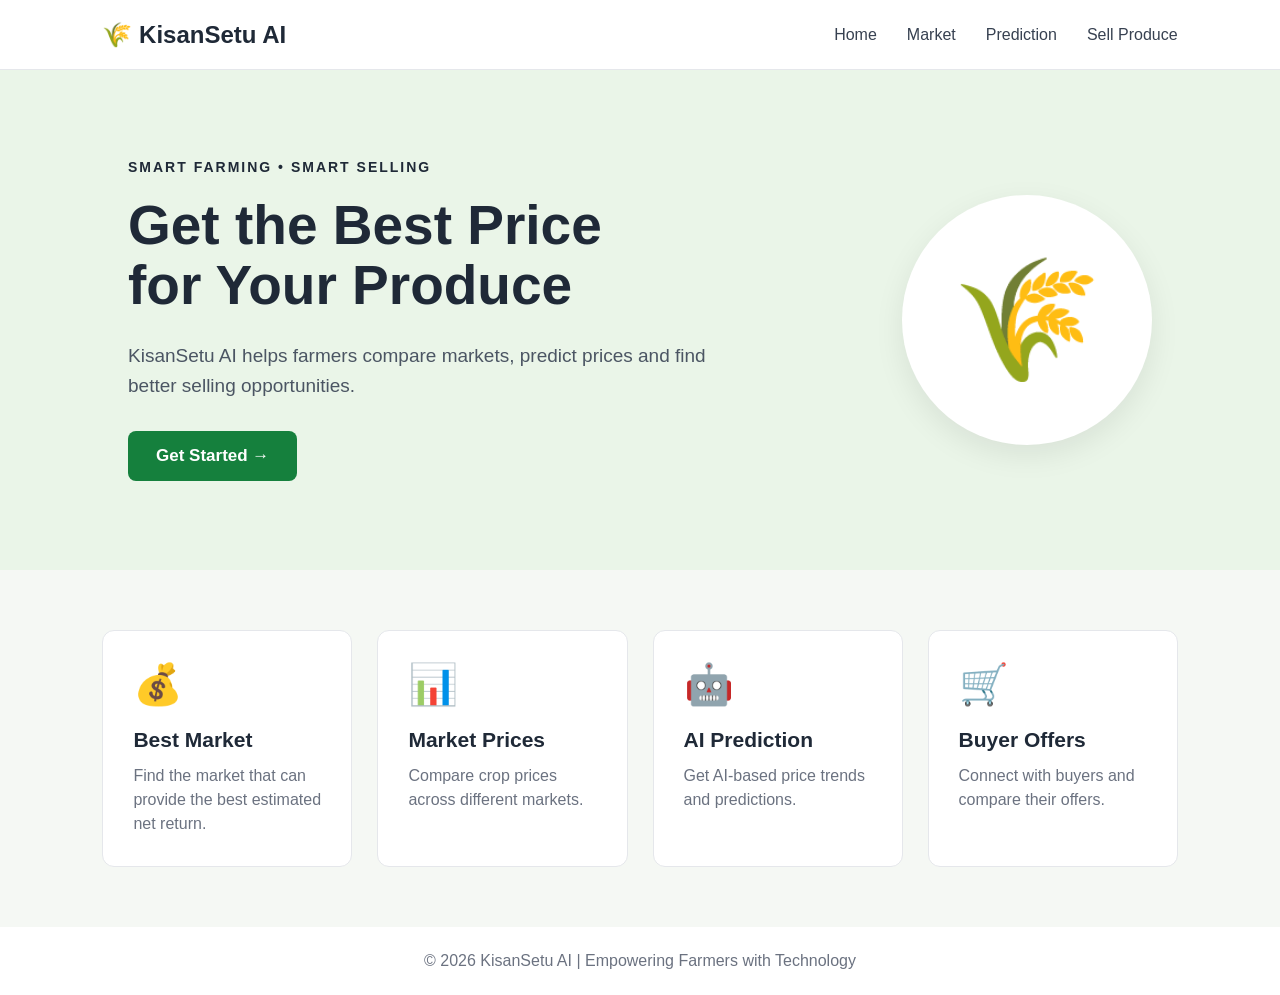
<file: index.html>
<!DOCTYPE html>
<html lang="en">
<head>
    <meta charset="UTF-8">
    <meta name="viewport" content="width=device-width, initial-scale=1.0">
    <title>KisanSetu AI</title>
    
    <style>
        * {
            margin: 0;
            padding: 0;
            box-sizing: border-box;
        }

        body {
            font-family: Arial, sans-serif;
            background: #f5f8f4;
            color: #1f2937;
        }

        /* HEADER */
        header {
            height: 70px;
            display: flex;
            align-items: center;
            justify-content: space-between;
            padding: 0 8%;
            background: white;
            border-bottom: 1px solid #e5e7eb;
        }

        .logo {
            font-size: 24px;
            font-weight: bold;
        }

        nav {
            display: flex;
            gap: 30px;
        }

        nav a {
            text-decoration: none;
            color: #374151;
            font-weight: 500;
        }

        nav a:hover {
            color: #15803d;
        }

        /* HERO */
        .hero {
            min-height: 500px;
            display: flex;
            align-items: center;
            justify-content: space-between;
            padding: 70px 10%;
            background: #eaf5e8;
        }

        .hero-content {
            max-width: 650px;
        }

        .small-title {
            font-size: 14px;
            font-weight: bold;
            letter-spacing: 2px;
            margin-bottom: 20px;
        }

        h1 {
            font-size: 55px;
            line-height: 1.1;
            margin-bottom: 25px;
        }

        .description {
            font-size: 19px;
            line-height: 1.6;
            max-width: 580px;
            margin-bottom: 30px;
            color: #4b5563;
        }

        button {
            border: none;
            padding: 15px 28px;
            font-size: 17px;
            font-weight: bold;
            border-radius: 8px;
            cursor: pointer;
            background: #15803d;
            color: white;
            transition: 0.3s;
        }

        button:hover {
            background: #166534;
        }

        /* HERO ICON */
        .hero-icon {
            width: 250px;
            height: 250px;
            display: flex;
            align-items: center;
            justify-content: center;
            border-radius: 50%;
            background: white;
            font-size: 120px;
            box-shadow: 0 10px 30px rgba(0, 0, 0, 0.08);
        }

        /* FEATURES */
        .features {
            display: grid;
            grid-template-columns: repeat(4, 1fr);
            gap: 25px;
            padding: 60px 8%;
        }

        .feature-card {
            background: white;
            padding: 30px;
            border-radius: 12px;
            border: 1px solid #e5e7eb;
            transition: 0.2s;
        }

        .feature-card:hover {
            transform: translateY(-5px);
            box-shadow: 0 10px 25px rgba(0, 0, 0, 0.08);
        }

        .icon {
            font-size: 40px;
            margin-bottom: 20px;
        }

        .feature-card h2 {
            margin-bottom: 12px;
            font-size: 21px;
        }

        .feature-card p {
            line-height: 1.5;
            color: #6b7280;
        }

        /* FOOTER */
        footer {
            text-align: center;
            padding: 25px;
            background: white;
            color: #6b7280;
        }

        /* RESPONSIVE */
        @media (max-width: 900px) {
            .hero {
                flex-direction: column;
                text-align: center;
                gap: 40px;
            }

            .description {
                margin-left: auto;
                margin-right: auto;
            }

            .features {
                grid-template-columns: repeat(2, 1fr);
            }

            nav {
                display: none;
            }
        }

        @media (max-width: 600px) {
            h1 {
                font-size: 40px;
            }

            .features {
                grid-template-columns: 1fr;
            }

            .hero {
                padding: 50px 6%;
            }
        }
    </style>
</head>

<body>
    <header>
        <div class="logo">
            🌾 KisanSetu AI
        </div>

        <nav>
            <a href="#">Home</a>
            <a href="#">Market</a>
            <a href="#">Prediction</a>
            <a href="#">Sell Produce</a>
        </nav>
    </header>

    <main>
        <section class="hero">
            <div class="hero-content">
                <p class="small-title">SMART FARMING • SMART SELLING</p>

                <h1>
                    Get the Best Price
                    <br>
                    for Your Produce
                </h1>

                <p class="description">
                    KisanSetu AI helps farmers compare markets,
                    predict prices and find better selling opportunities.
                </p>

                <button id="startButton">
                    Get Started →
                </button>
            </div>

            <div class="hero-icon">
                🌾
            </div>
        </section>

        <section class="features">
            <div class="feature-card">
                <div class="icon">💰</div>
                <h2>Best Market</h2>
                <p>
                    Find the market that can provide
                    the best estimated net return.
                </p>
            </div>

            <div class="feature-card">
                <div class="icon">📊</div>
                <h2>Market Prices</h2>
                <p>
                    Compare crop prices across
                    different markets.
                </p>
            </div>

            <div class="feature-card">
                <div class="icon">🤖</div>
                <h2>AI Prediction</h2>
                <p>
                    Get AI-based price trends
                    and predictions.
                </p>
            </div>

            <div class="feature-card">
                <div class="icon">🛒</div>
                <h2>Buyer Offers</h2>
                <p>
                    Connect with buyers and
                    compare their offers.
                </p>
            </div>
        </section>
    </main>

    <footer>
        <p>
            © 2026 KisanSetu AI | Empowering Farmers with Technology
        </p>
    </footer>

    <script>
        const startButton = document.getElementById("startButton");

        startButton.addEventListener("click", function () {
            alert("Welcome to KisanSetu AI! 🌾");
        });
    </script>
</body>
</html>
</file>
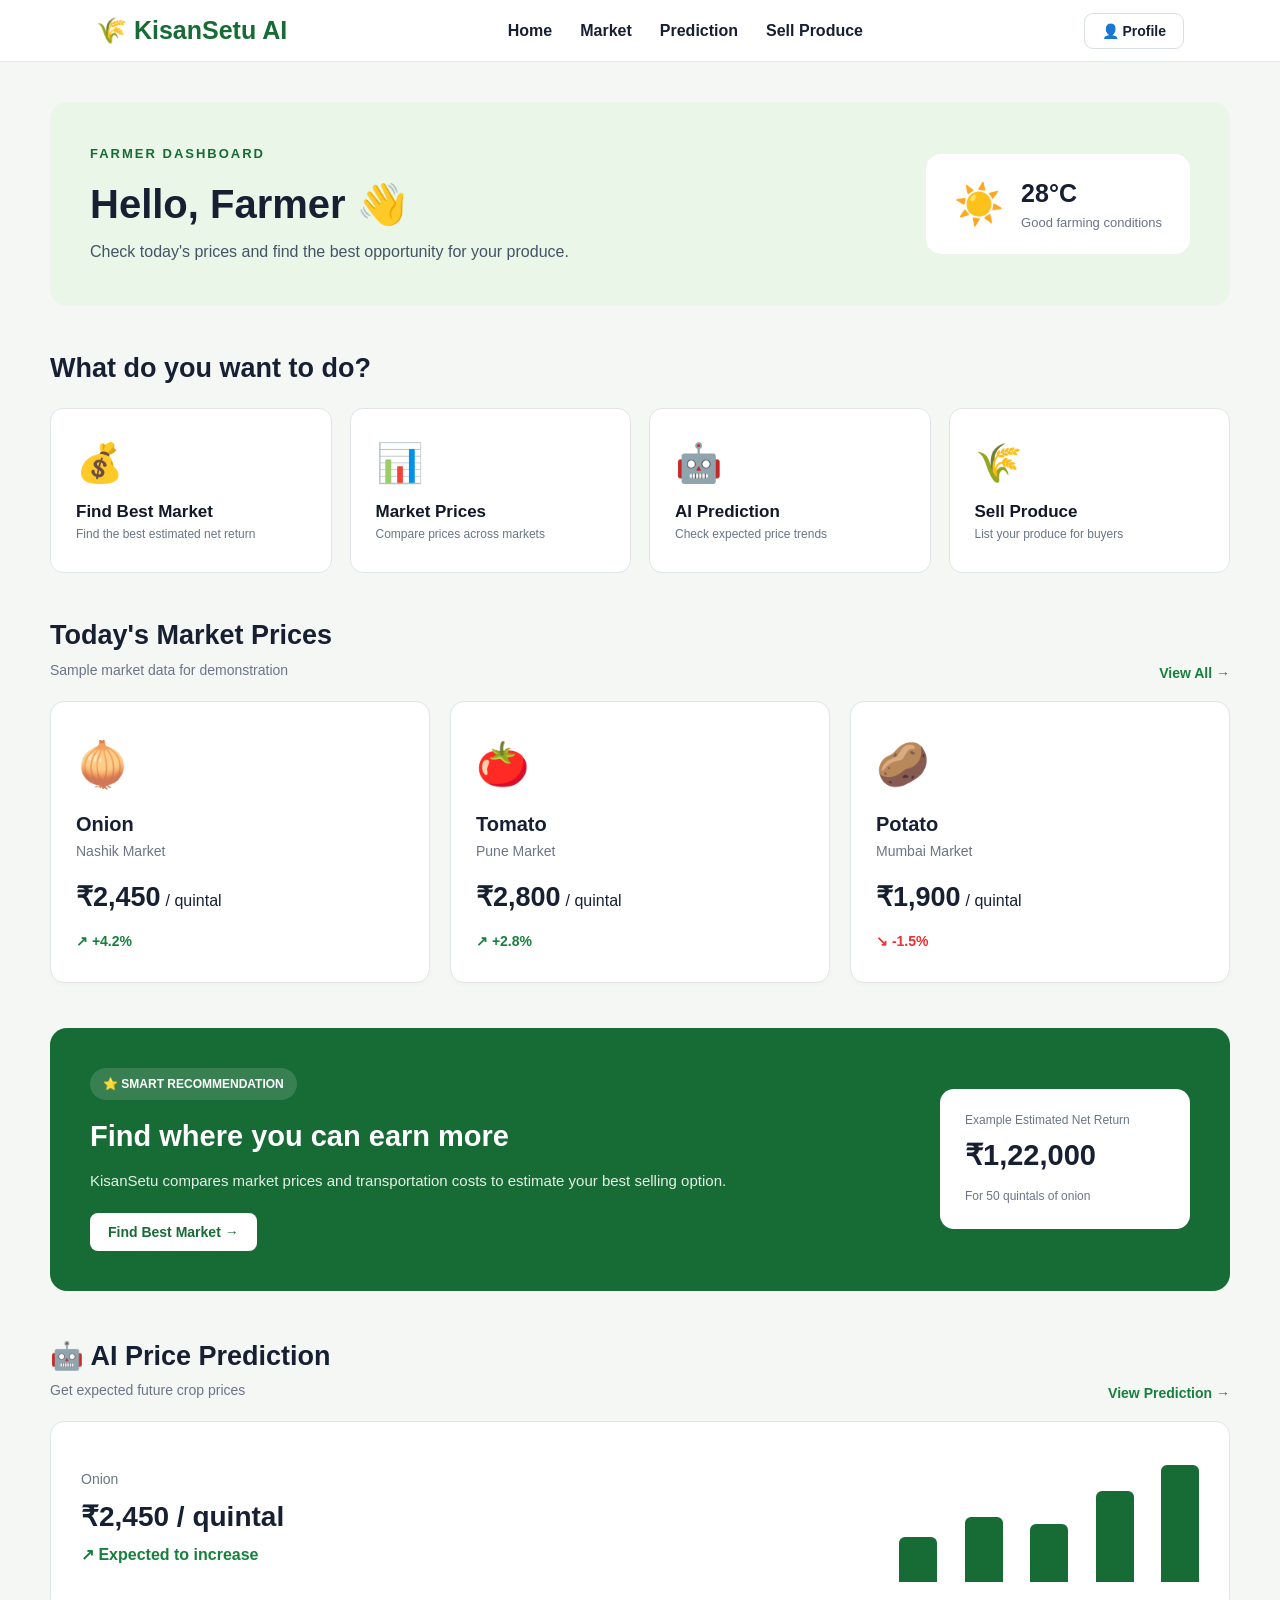
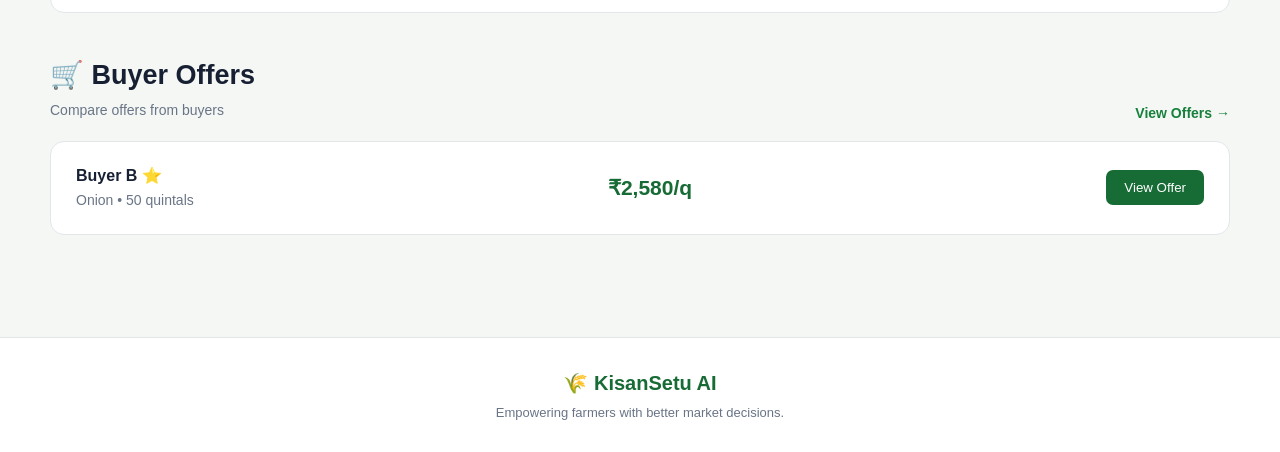
<file: pages/index.html>
<!DOCTYPE html>
<html lang="en">

<head>

    <meta charset="UTF-8">

    <meta name="viewport"
          content="width=device-width, initial-scale=1.0">

    <title>KisanSetu AI</title>

    <link rel="stylesheet" href="style.css">

</head>

<body>


<!-- ==========================================
     NAVBAR
========================================== -->

<header class="navbar">

    <div class="logo">
        🌾 KisanSetu AI
    </div>

    <nav>

        <a href="#home">Home</a>

        <a href="#market">Market</a>

        <a href="#prediction">Prediction</a>

        <a href="#sell">Sell Produce</a>

    </nav>

    <button class="profile-btn">
        👤 Profile
    </button>

</header>



<!-- ==========================================
     MAIN
========================================== -->

<main id="home">


    <!-- ==========================================
         WELCOME / FARMER DASHBOARD
    ========================================== -->

    <section class="welcome">

        <div class="welcome-text">

            <span class="dashboard-label">
                FARMER DASHBOARD
            </span>

            <h1>
                Hello, Farmer 👋
            </h1>

            <p>
                Check today's prices and find the best
                opportunity for your produce.
            </p>

        </div>


        <div class="weather-card">

            <div class="weather-icon">
                ☀️
            </div>

            <div>

                <strong>
                    28°C
                </strong>

                <span>
                    Good farming conditions
                </span>

            </div>

        </div>

    </section>



    <!-- ==========================================
         QUICK ACTIONS
    ========================================== -->

    <section class="section">

        <h2>
            What do you want to do?
        </h2>


        <div class="action-grid">


            <!-- BEST MARKET -->

            <button
                class="action-card"
                onclick="openBestMarket()">

                <span class="action-icon">
                    💰
                </span>

                <strong>
                    Find Best Market
                </strong>

                <small>
                    Find the best estimated net return
                </small>

            </button>



            <!-- MARKET PRICES -->

            <button
                class="action-card"
                onclick="openMarketPrices()">

                <span class="action-icon">
                    📊
                </span>

                <strong>
                    Market Prices
                </strong>

                <small>
                    Compare prices across markets
                </small>

            </button>



            <!-- AI PREDICTION -->

            <button
                class="action-card"
                onclick="openPricePrediction()">

                <span class="action-icon">
                    🤖
                </span>

                <strong>
                    AI Prediction
                </strong>

                <small>
                    Check expected price trends
                </small>

            </button>



            <!-- SELL PRODUCE -->

            <button
                class="action-card"
                onclick="openSellProduce()">

                <span class="action-icon">
                    🌾
                </span>

                <strong>
                    Sell Produce
                </strong>

                <small>
                    List your produce for buyers
                </small>

            </button>


        </div>

    </section>



    <!-- ==========================================
         MARKET PRICES
    ========================================== -->

    <section
        class="section"
        id="market">

        <div class="section-header">

            <div>

                <h2>
                    Today's Market Prices
                </h2>

                <p>
                    Sample market data for demonstration
                </p>

            </div>


            <button
                class="view-btn"
                onclick="openMarketPrices()">

                View All →

            </button>

        </div>


        <div
            class="price-grid"
            id="priceGrid">


            <!-- ONION -->

            <div class="price-card">

                <div class="crop-icon">
                    🧅
                </div>

                <h3>
                    Onion
                </h3>

                <p>
                    Nashik Market
                </p>

                <div class="price-row">

                    <strong class="price">
                        ₹2,450
                    </strong>

                    <span>
                        / quintal
                    </span>

                </div>

                <div class="up">
                    ↗ +4.2%
                </div>

            </div>



            <!-- TOMATO -->

            <div class="price-card">

                <div class="crop-icon">
                    🍅
                </div>

                <h3>
                    Tomato
                </h3>

                <p>
                    Pune Market
                </p>

                <div class="price-row">

                    <strong class="price">
                        ₹2,800
                    </strong>

                    <span>
                        / quintal
                    </span>

                </div>

                <div class="up">
                    ↗ +2.8%
                </div>

            </div>



            <!-- POTATO -->

            <div class="price-card">

                <div class="crop-icon">
                    🥔
                </div>

                <h3>
                    Potato
                </h3>

                <p>
                    Mumbai Market
                </p>

                <div class="price-row">

                    <strong class="price">
                        ₹1,900
                    </strong>

                    <span>
                        / quintal
                    </span>

                </div>

                <div class="down">
                    ↘ -1.5%
                </div>

            </div>


        </div>

    </section>



    <!-- ==========================================
         SMART RECOMMENDATION
    ========================================== -->

    <section class="recommendation">

        <div>

            <span class="recommendation-badge">
                ⭐ SMART RECOMMENDATION
            </span>

            <h2>
                Find where you can earn more
            </h2>

            <p>
                KisanSetu compares market prices and
                transportation costs to estimate your
                best selling option.
            </p>


            <button
                onclick="openBestMarket()">

                Find Best Market →

            </button>

        </div>


        <div class="profit-card">

            <span>
                Example Estimated Net Return
            </span>

            <strong>
                ₹1,22,000
            </strong>

            <small>
                For 50 quintals of onion
            </small>

        </div>

    </section>



    <!-- ==========================================
         AI PREDICTION
    ========================================== -->

    <section
        class="section"
        id="prediction">

        <div class="section-header">

            <div>

                <h2>
                    🤖 AI Price Prediction
                </h2>

                <p>
                    Get expected future crop prices
                </p>

            </div>


            <button
                class="view-btn"
                onclick="openPricePrediction()">

                View Prediction →

            </button>

        </div>


        <div class="prediction-card">

            <div>

                <span>
                    Onion
                </span>

                <h3>
                    ₹2,450 / quintal
                </h3>

                <p class="prediction-up">
                    ↗ Expected to increase
                </p>

            </div>


            <div class="chart">

                <div style="height:35%"></div>

                <div style="height:50%"></div>

                <div style="height:45%"></div>

                <div style="height:70%"></div>

                <div style="height:90%"></div>

            </div>

        </div>

    </section>



    <!-- ==========================================
         BUYER OFFERS
         
         THIS SECTION IS KEPT UNCHANGED
    ========================================== -->

    <section class="section">

        <div class="section-header">

            <div>

                <h2>
                    🛒 Buyer Offers
                </h2>

                <p>
                    Compare offers from buyers
                </p>

            </div>


            <button
                class="view-btn"
                onclick="showMessage('Buyer Offers')">

                View Offers →

            </button>

        </div>


        <div class="offer-card">

            <div>

                <strong>
                    Buyer B ⭐
                </strong>

                <span>
                    Onion • 50 quintals
                </span>

            </div>


            <strong class="offer-price">
                ₹2,580/q
            </strong>


            <button
                onclick="showMessage('Buyer Offer')">

                View Offer

            </button>

        </div>

    </section>


</main>



<!-- ==========================================
     FOOTER
========================================== -->

<footer>

    <strong>
        🌾 KisanSetu AI
    </strong>

    <p>
        Empowering farmers with better market decisions.
    </p>

</footer>



<script src="script.js"></script>


</body>

</html>
</file>
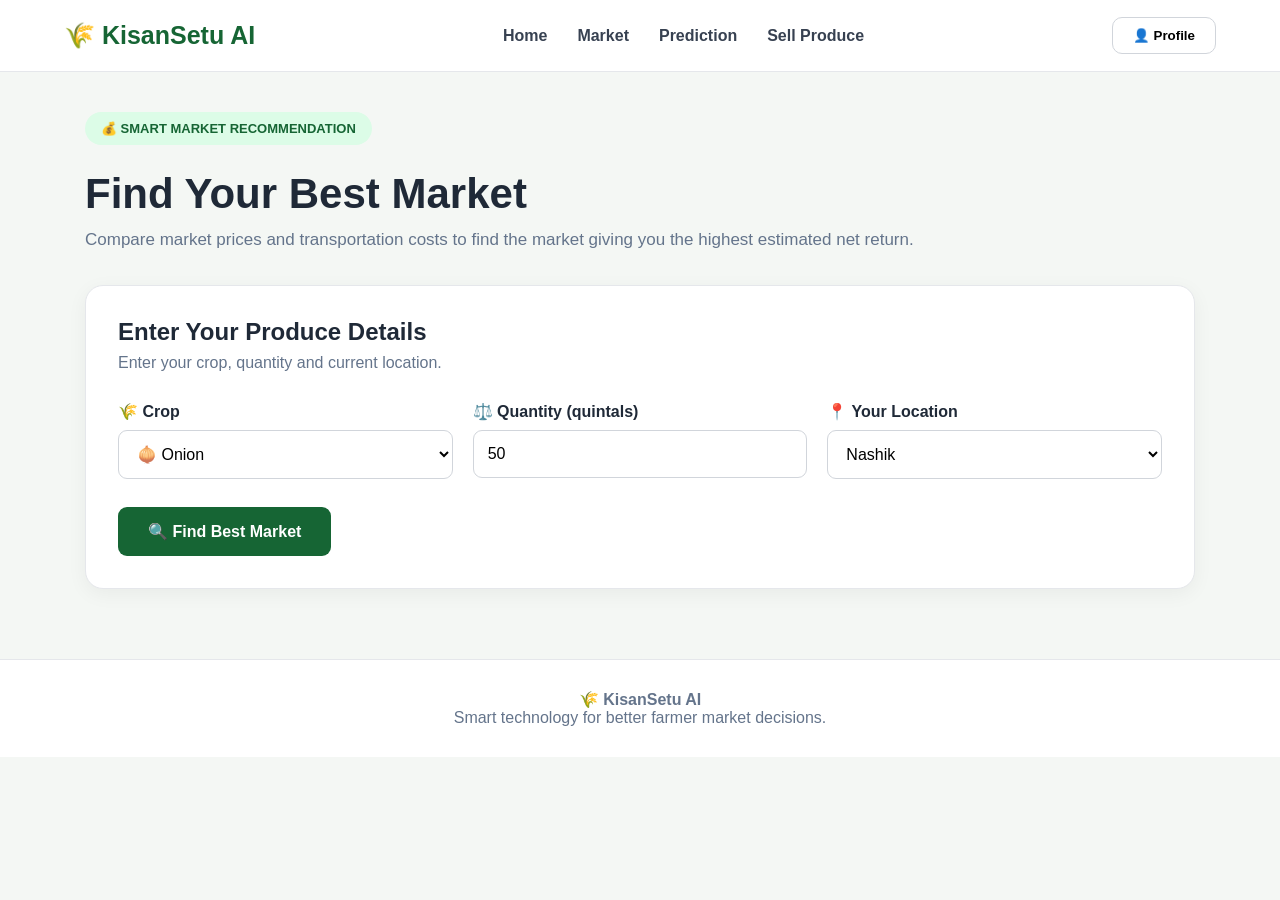
<file: pages/bestmarket.html>
<!DOCTYPE html>
<html lang="en">

<head>

    <meta charset="UTF-8">

    <meta name="viewport"
        content="width=device-width, initial-scale=1.0">

    <title>KisanSetu AI - Best Market</title>


    <style>

        * {
            box-sizing: border-box;
            margin: 0;
            padding: 0;
        }


        body {

            font-family:
                Arial,
                Helvetica,
                sans-serif;

            background: #f4f7f4;

            color: #1f2937;

        }


        /* =========================
           NAVBAR
        ========================= */

        header {

            background: white;

            height: 72px;

            display: flex;

            align-items: center;

            justify-content: space-between;

            padding: 0 5%;

            border-bottom:
                1px solid #e5e7eb;

        }


        .logo {

            font-size: 25px;

            font-weight: 700;

            color: #166534;

        }


        nav {

            display: flex;

            gap: 30px;

        }


        nav a {

            text-decoration: none;

            color: #374151;

            font-weight: 600;

        }


        nav a:hover {

            color: #166534;

        }


        .profile-btn {

            padding: 10px 20px;

            border:
                1px solid #d1d5db;

            border-radius: 10px;

            background: white;

            font-weight: 600;

        }


        /* =========================
           MAIN
        ========================= */

        .container {

            max-width: 1150px;

            margin: auto;

            padding: 40px 20px 70px;

        }


        .badge {

            display: inline-block;

            background: #dcfce7;

            color: #166534;

            padding: 9px 16px;

            border-radius: 20px;

            font-size: 13px;

            font-weight: 700;

            margin-bottom: 25px;

        }


        h1 {

            font-size: 42px;

            margin-bottom: 12px;

        }


        .subtitle {

            color: #64748b;

            font-size: 17px;

            margin-bottom: 35px;

        }


        /* =========================
           INPUT CARD
        ========================= */

        .input-card {

            background: white;

            border:
                1px solid #e5e7eb;

            border-radius: 18px;

            padding: 32px;

            box-shadow:
                0 5px 20px
                rgba(0,0,0,0.05);

        }


        .input-card h2 {

            margin-bottom: 8px;

        }


        .input-description {

            color: #64748b;

            margin-bottom: 30px;

        }


        .form-grid {

            display: grid;

            grid-template-columns:
                1fr 1fr 1fr;

            gap: 20px;

        }


        .form-group label {

            display: block;

            font-weight: 700;

            margin-bottom: 9px;

        }


        select,
        input {

            width: 100%;

            padding: 14px;

            border:
                1px solid #d1d5db;

            border-radius: 9px;

            font-size: 16px;

            background: white;

        }


        select:focus,
        input:focus {

            outline: none;

            border-color: #16a34a;

        }


        .find-btn {

            margin-top: 28px;

            background: #166534;

            color: white;

            border: none;

            padding: 15px 30px;

            border-radius: 9px;

            font-size: 16px;

            font-weight: 700;

            cursor: pointer;

        }


        .find-btn:hover {

            background: #14532d;

        }


        /* =========================
           LOADING
        ========================= */

        #loading {

            display: none;

            margin-top: 25px;

            padding: 15px;

            background: #f0fdf4;

            border-radius: 10px;

            color: #166534;

            font-weight: 600;

        }


        /* =========================
           RESULTS
        ========================= */

        #results {

            display: none;

            margin-top: 35px;

        }


        .result-header {

            margin-bottom: 25px;

        }


        .result-header h2 {

            font-size: 30px;

            margin-bottom: 8px;

        }


        .result-header p {

            color: #64748b;

        }


        /* =========================
           SUMMARY
        ========================= */

        .summary {

            display: grid;

            grid-template-columns:
                1fr 1fr 1fr;

            gap: 18px;

            margin-bottom: 25px;

        }


        .summary-card {

            background: white;

            padding: 22px;

            border-radius: 14px;

            border:
                1px solid #e5e7eb;

        }


        .summary-card span {

            display: block;

            color: #64748b;

            margin-bottom: 8px;

        }


        .summary-card strong {

            font-size: 25px;

            color: #166534;

        }


        /* =========================
           MARKET CARDS
        ========================= */

        #marketResults {

            display: grid;

            gap: 18px;

        }


        .market-result {

            background: white;

            border:
                1px solid #e5e7eb;

            border-radius: 15px;

            padding: 25px;

        }


        .market-result.best {

            border:
                2px solid #16a34a;

            background: #f0fdf4;

        }


        .best-badge {

            display: inline-block;

            background: #16a34a;

            color: white;

            padding: 7px 12px;

            border-radius: 15px;

            font-size: 12px;

            font-weight: 700;

            margin-bottom: 12px;

        }


        .market-result h3 {

            font-size: 23px;

            margin-bottom: 8px;

        }


        .market-location {

            color: #64748b;

            margin-bottom: 18px;

        }


        .price-large {

            font-size: 28px;

            font-weight: 700;

            color: #166534;

            margin-bottom: 20px;

        }


        .result-row {

            display: flex;

            justify-content: space-between;

            padding: 12px 0;

            border-bottom:
                1px solid #e5e7eb;

        }


        .result-row span {

            color: #64748b;

        }


        .net-return {

            display: flex;

            justify-content: space-between;

            margin-top: 15px;

            padding: 15px;

            background: #dcfce7;

            border-radius: 9px;

        }


        .net-return strong {

            color: #166534;

            font-size: 20px;

        }


        .market-select {

            margin-top: 18px;

            padding: 12px 20px;

            background: #166534;

            color: white;

            border: none;

            border-radius: 8px;

            font-weight: 700;

            cursor: pointer;

        }


        /* =========================
           FOOTER
        ========================= */

        footer {

            background: white;

            text-align: center;

            padding: 30px;

            border-top:
                1px solid #e5e7eb;

            color: #64748b;

        }


        /* =========================
           MOBILE
        ========================= */

        @media(max-width: 800px) {

            nav {

                display: none;

            }


            .form-grid {

                grid-template-columns: 1fr;

            }


            .summary {

                grid-template-columns: 1fr;

            }


            h1 {

                font-size: 32px;

            }

        }

    </style>

</head>


<body>


    <!-- =========================
         NAVBAR
    ========================= -->

    <header>

        <div class="logo">

            🌾 KisanSetu AI

        </div>


        <nav>

            <a href="../index.html">
                Home
            </a>

            <a href="#">
                Market
            </a>

            <a href="#">
                Prediction
            </a>

            <a href="#">
                Sell Produce
            </a>

        </nav>


        <button class="profile-btn">

            👤 Profile

        </button>

    </header>



    <!-- =========================
         MAIN
    ========================= -->

    <main class="container">


        <div class="badge">

            💰 SMART MARKET RECOMMENDATION

        </div>


        <h1>

            Find Your Best Market

        </h1>


        <p class="subtitle">

            Compare market prices and transportation costs
            to find the market giving you the highest
            estimated net return.

        </p>



        <!-- =========================
             INPUT CARD
        ========================= -->

        <section class="input-card">


            <h2>

                Enter Your Produce Details

            </h2>


            <p class="input-description">

                Enter your crop, quantity and current location.

            </p>



            <div class="form-grid">


                <!-- CROP -->

                <div class="form-group">

                    <label for="crop">

                        🌾 Crop

                    </label>


                    <select id="crop">

                        <option value="onion">

                            🧅 Onion

                        </option>


                        <option value="tomato">

                            🍅 Tomato

                        </option>


                        <option value="potato">

                            🥔 Potato

                        </option>

                    </select>

                </div>



                <!-- QUANTITY -->

                <div class="form-group">

                    <label for="quantity">

                        ⚖️ Quantity (quintals)

                    </label>


                    <input

                        type="number"

                        id="quantity"

                        value="50"

                        min="1"

                        placeholder="Enter quantity"

                    >

                </div>



                <!-- LOCATION -->

                <div class="form-group">

                    <label for="location">

                        📍 Your Location

                    </label>


                    <select id="location">

                        <option value="Nashik">

                            Nashik

                        </option>


                        <option value="Pune">

                            Pune

                        </option>


                        <option value="Mumbai">

                            Mumbai

                        </option>

                    </select>

                </div>


            </div>



            <!-- FIND BUTTON -->

            <button
                class="find-btn"
                onclick="findBestMarket()"
            >

                🔍 Find Best Market

            </button>



            <!-- LOADING -->

            <div id="loading">

                ⏳ Getting latest market data
                from KisanSetu backend...

            </div>


        </section>



        <!-- =========================
             RESULTS
        ========================= -->

        <section id="results">


            <div class="result-header">

                <h2>

                    📊 Market Recommendation

                </h2>


                <p id="resultDescription">

                </p>

            </div>



            <!-- SUMMARY -->

            <div class="summary">


                <div class="summary-card">

                    <span>
                        🏆 Best Market
                    </span>

                    <strong id="bestMarketName">
                        -
                    </strong>

                </div>


                <div class="summary-card">

                    <span>
                        💰 Best Net Return
                    </span>

                    <strong id="bestNetReturn">
                        -
                    </strong>

                </div>


                <div class="summary-card">

                    <span>
                        📈 Advantage
                    </span>

                    <strong id="advantage">
                        -
                    </strong>

                </div>


            </div>



            <!-- MARKET RESULTS -->

            <div id="marketResults">

            </div>


        </section>


    </main>



    <!-- =========================
         FOOTER
    ========================= -->

    <footer>

        <strong>

            🌾 KisanSetu AI

        </strong>

        <br>

        Smart technology for better
        farmer market decisions.

    </footer>



    <!-- =========================
         JAVASCRIPT
    ========================= -->

    <script>


        // ==========================================
        // BACKEND URL
        // ==========================================

        const BACKEND_URL =
            "http://127.0.0.1:5000";



        // ==========================================
        // MARKET DATA
        // ==========================================

        let marketData = {};



        // ==========================================
        // LOAD DATA FROM PYTHON
        // ==========================================

        async function loadMarketData() {

            try {

                const response =
                    await fetch(
                        BACKEND_URL +
                        "/api/markets"
                    );


                if (!response.ok) {

                    throw new Error(
                        "Backend error"
                    );

                }


                const data =
                    await response.json();


                marketData = {};


                data.forEach(function(item) {

                    const crop =
                        item.crop.toLowerCase();


                    if (!marketData[crop]) {

                        marketData[crop] = {};

                    }


                    marketData[crop][item.market] =
                        item.price;

                });


                console.log(
                    "KisanSetu market data:",
                    marketData
                );


                return true;

            }

            catch(error) {

                console.error(
                    "Backend connection error:",
                    error
                );


                return false;

            }

        }



        // ==========================================
        // TRANSPORT DISTANCES
        // ==========================================

        const distances = {


            Nashik: {

                Nashik: 0,

                Pune: 210,

                Mumbai: 165

            },


            Pune: {

                Nashik: 210,

                Pune: 0,

                Mumbai: 150

            },


            Mumbai: {

                Nashik: 165,

                Pune: 150,

                Mumbai: 0

            }

        };



        // ==========================================
        // TRANSPORT COST
        // ==========================================

        function calculateTransport(
            distance,
            quantity
        ) {

            const baseCost = 500;


            const distanceCost =
                distance * 15;


            const quantityCost =
                quantity * 20;


            return Math.round(

                baseCost +
                distanceCost +
                quantityCost

            );

        }



        // ==========================================
        // FIND BEST MARKET
        // ==========================================

        async function findBestMarket() {


            const crop =
                document.getElementById(
                    "crop"
                ).value;


            const quantity =
                Number(
                    document.getElementById(
                        "quantity"
                    ).value
                );


            const location =
                document.getElementById(
                    "location"
                ).value;



            // VALIDATION

            if (!quantity || quantity <= 0) {

                alert(
                    "Please enter a valid quantity."
                );

                return;

            }



            // SHOW LOADING

            document.getElementById(
                "loading"
            ).style.display = "block";



            // LOAD BACKEND DATA

            const connected =
                await loadMarketData();



            document.getElementById(
                "loading"
            ).style.display = "none";



            // CHECK BACKEND

            if (!connected) {

                alert(

                    "❌ Cannot connect to KisanSetu backend.\n\n" +

                    "Please make sure this is running in PowerShell:\n\n" +

                    "python app.py"

                );

                return;

            }



            // CHECK CROP

            if (!marketData[crop]) {

                alert(

                    "Market data for " +
                    crop +
                    " is not available."

                );

                return;

            }



            const prices =
                marketData[crop];



            const markets = [

                "Nashik",

                "Pune",

                "Mumbai"

            ];



            let results = [];



            // CALCULATE MARKETS

            markets.forEach(function(market) {


                const price =
                    prices[market];


                if (price === undefined) {

                    return;

                }


                const distance =
                    distances[location][market];


                const revenue =
                    price * quantity;


                const transport =
                    calculateTransport(
                        distance,
                        quantity
                    );


                const netReturn =
                    revenue - transport;



                results.push({

                    market: market,

                    price: price,

                    distance: distance,

                    revenue: revenue,

                    transport: transport,

                    netReturn: netReturn

                });

            });



            // SORT

            results.sort(function(a, b) {

                return b.netReturn -
                    a.netReturn;

            });



            if (results.length === 0) {

                alert(
                    "No market data available."
                );

                return;

            }



            // BEST MARKET

            const best =
                results[0];


            const second =
                results[1];


            const advantage =
                second

                ?

                best.netReturn -
                second.netReturn

                :

                0;



            // SHOW RESULTS

            document.getElementById(
                "results"
            ).style.display = "block";



            document.getElementById(
                "resultDescription"
            ).innerText =

                "For " +
                quantity +
                " quintals of " +
                crop +
                " from " +
                location +
                ", markets are ranked using market price and estimated transportation cost.";



            document.getElementById(
                "bestMarketName"
            ).innerText =
                best.market;


            document.getElementById(
                "bestNetReturn"
            ).innerText =

                "₹" +
                best.netReturn.toLocaleString(
                    "en-IN"
                );


            document.getElementById(
                "advantage"
            ).innerText =

                "₹" +
                advantage.toLocaleString(
                    "en-IN"
                );



            // CLEAR OLD RESULTS

            const container =
                document.getElementById(
                    "marketResults"
                );


            container.innerHTML = "";



            // CREATE MARKET CARDS

            results.forEach(
                function(result, index) {


                    const card =
                        document.createElement(
                            "div"
                        );


                    card.className =
                        "market-result";


                    if (index === 0) {

                        card.classList.add(
                            "best"
                        );

                    }



                    card.innerHTML = `


                        ${
                            index === 0

                            ?

                            `
                            <span class="best-badge">

                                🥇 BEST NET RETURN

                            </span>
                            `

                            :

                            ""

                        }


                        <h3>

                            📍 ${result.market} Market

                        </h3>


                        <p class="market-location">

                            Distance from ${location}:

                            ${result.distance} km

                        </p>


                        <div class="price-large">

                            ₹${result.price.toLocaleString("en-IN")}

                            / quintal

                        </div>


                        <div class="result-row">

                            <span>

                                Selling Revenue

                            </span>


                            <strong>

                                ₹${result.revenue.toLocaleString("en-IN")}

                            </strong>

                        </div>


                        <div class="result-row">

                            <span>

                                Transport Cost

                            </span>


                            <strong>

                                − ₹${result.transport.toLocaleString("en-IN")}

                            </strong>

                        </div>


                        <div class="net-return">

                            <span>

                                Net Return

                            </span>


                            <strong>

                                ₹${result.netReturn.toLocaleString("en-IN")}

                            </strong>

                        </div>


                        ${
                            index === 0

                            ?

                            `
                            <button
                                class="market-select"
                                onclick="selectMarket('${result.market}')"
                            >

                                Select This Market →

                            </button>
                            `

                            :

                            ""

                        }

                    `;


                    container.appendChild(
                        card
                    );

                }

            );



            // SCROLL TO RESULTS

            document.getElementById(
                "results"
            ).scrollIntoView({

                behavior: "smooth"

            });

        }



        // ==========================================
        // SELECT MARKET
        // ==========================================

        function selectMarket(market) {

            alert(

                "✅ " +
                market +
                " Market selected!\n\n" +

                "Next stage: connect this market " +
                "selection to the farmer selling and buyer system."

            );

        }



        // ==========================================
        // TEST BACKEND ON PAGE LOAD
        // ==========================================

        loadMarketData();


    </script>


</body>

</html>
</file>
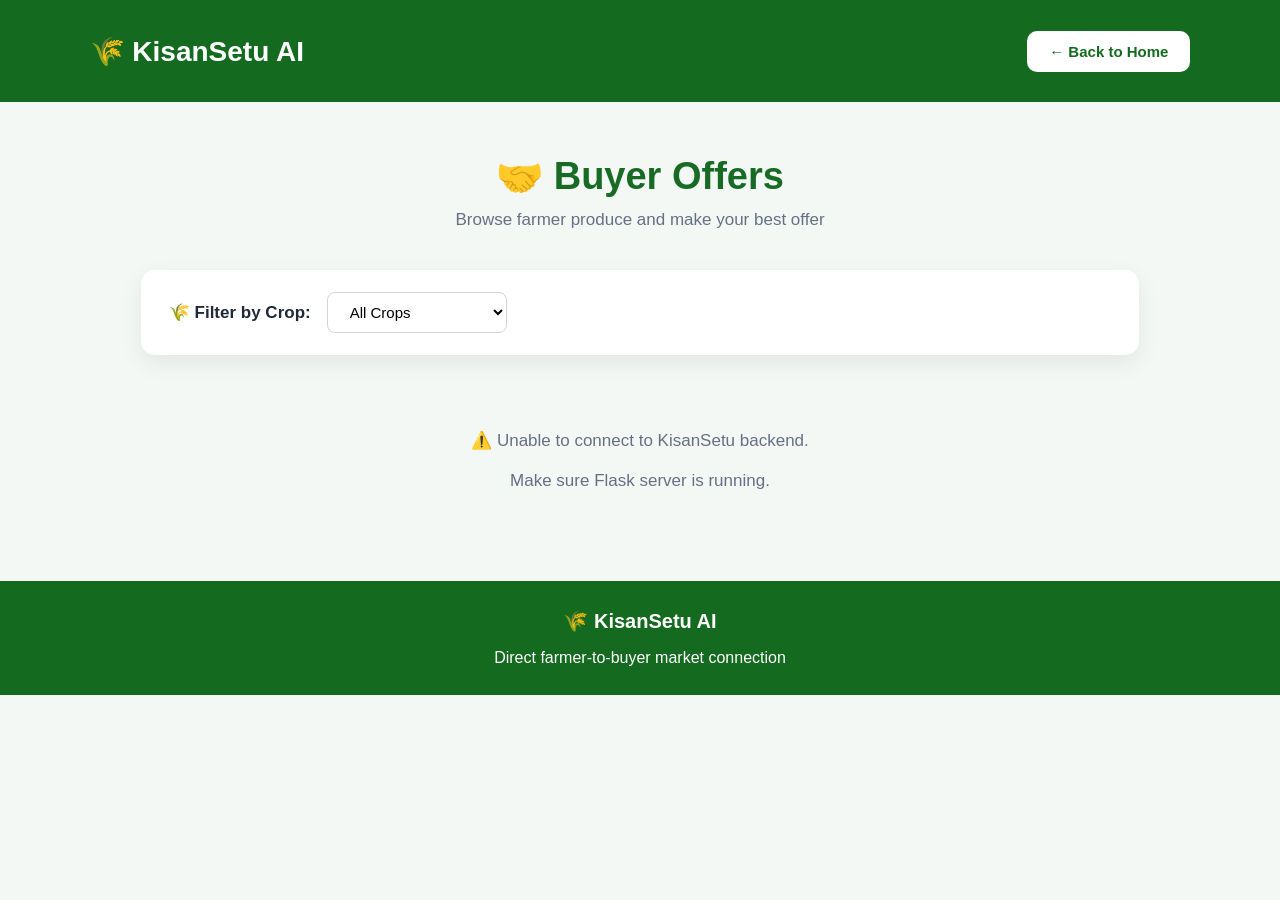
<file: pages/buyeroffers.html>
<!DOCTYPE html>
<html lang="en">

<head>

    <meta charset="UTF-8">

    <meta name="viewport"
          content="width=device-width, initial-scale=1.0">

    <title>Buyer Offers - KisanSetu AI</title>

    <style>

        * {
            box-sizing: border-box;
        }

        body {
            margin: 0;
            font-family: Arial, Helvetica, sans-serif;
            background: #f4f8f4;
            color: #1f2937;
        }


        /* ==========================================
           HEADER
        ========================================== */

        header {
            background: #146b1f;
            color: white;
            height: 102px;

            display: flex;
            align-items: center;
            justify-content: space-between;

            padding: 0 7%;
        }

        .logo {
            font-size: 28px;
            font-weight: bold;
        }

        .back-btn {
            background: white;
            color: #146b1f;

            border: none;
            border-radius: 10px;

            padding: 12px 22px;

            font-size: 15px;
            font-weight: bold;

            cursor: pointer;
        }

        .back-btn:hover {
            background: #eaf5ea;
        }


        /* ==========================================
           PAGE TITLE
        ========================================== */

        .page-title {
            text-align: center;
            margin-top: 52px;
        }

        .page-title h1 {
            margin: 0;

            color: #176b24;

            font-size: 38px;
        }

        .page-title p {
            margin-top: 12px;

            color: #667085;

            font-size: 17px;
        }


        /* ==========================================
           FILTER
        ========================================== */

        .filter-box {
            width: 78%;

            margin: 40px auto 35px;

            background: white;

            padding: 22px 28px;

            border-radius: 14px;

            box-shadow: 0 8px 25px rgba(0, 0, 0, 0.07);

            display: flex;
            align-items: center;

            gap: 16px;
        }

        .filter-box label {
            font-size: 17px;
            font-weight: bold;
        }

        .filter-box select {
            padding: 10px 18px;

            min-width: 180px;

            border: 1px solid #d0d5dd;

            border-radius: 8px;

            font-size: 15px;

            background: white;
        }


        /* ==========================================
           LISTINGS
        ========================================== */

        #listingsContainer {
            width: 78%;

            margin: 0 auto 50px;
        }

        .listing-card {
            background: white;

            border-radius: 15px;

            padding: 28px;

            margin-bottom: 25px;

            border-top: 5px solid #2d8735;

            box-shadow: 0 8px 25px rgba(0, 0, 0, 0.07);
        }

        .listing-card h2 {
            margin-top: 0;

            color: #176b24;

            font-size: 26px;
        }

        .status {
            display: inline-block;

            background: #e1f5e7;

            color: #16713b;

            padding: 9px 18px;

            border-radius: 25px;

            font-weight: bold;

            margin-bottom: 20px;
        }

        .listing-info {
            line-height: 2;

            font-size: 16px;
        }

        .listing-info strong {
            color: #202124;
        }

        .expected-price {
            color: #198754;

            font-size: 23px;

            font-weight: bold;
        }


        /* ==========================================
           OFFER BUTTON
        ========================================== */

        .offer-btn {
            width: 100%;

            margin-top: 20px;

            padding: 15px;

            background: #2d8735;

            color: white;

            border: none;

            border-radius: 8px;

            font-size: 17px;

            font-weight: bold;

            cursor: pointer;
        }

        .offer-btn:hover {
            background: #216b29;
        }


        /* ==========================================
           LOADING / ERROR
        ========================================== */

        .message {
            text-align: center;

            padding: 40px;

            color: #667085;

            font-size: 17px;
        }


        /* ==========================================
           MODAL
        ========================================== */

        .modal {
            display: none;

            position: fixed;

            z-index: 1000;

            left: 0;
            top: 0;

            width: 100%;
            height: 100%;

            background: rgba(0, 0, 0, 0.55);

            align-items: center;
            justify-content: center;
        }

        .modal-content {
            background: white;

            width: 90%;
            max-width: 520px;

            padding: 28px;

            border-radius: 15px;

            position: relative;
        }

        .close-btn {
            position: absolute;

            right: 20px;
            top: 15px;

            font-size: 27px;

            color: #777;

            cursor: pointer;
        }

        .modal-content h2 {
            color: #176b24;

            margin-top: 0;
        }

        .modal-content p {
            color: #444;
        }

        .modal-content label {
            display: block;

            margin-top: 20px;
            margin-bottom: 7px;

            font-weight: bold;
        }

        .modal-content input {
            width: 100%;

            padding: 13px;

            border: 1px solid #d0d5dd;

            border-radius: 8px;

            font-size: 16px;
        }

        .send-btn {
            width: 100%;

            margin-top: 22px;

            padding: 14px;

            background: #2d8735;

            color: white;

            border: none;

            border-radius: 8px;

            font-size: 17px;

            font-weight: bold;

            cursor: pointer;
        }

        .send-btn:hover {
            background: #216b29;
        }


        /* ==========================================
           SUCCESS MESSAGE
        ========================================== */

        .success {
            margin-top: 18px;

            padding: 15px;

            background: #e3f5e8;

            border-left: 5px solid #2d8735;

            border-radius: 8px;

            color: #176b24;
        }

        .error {
            margin-top: 18px;

            padding: 15px;

            background: #fde8e8;

            border-left: 5px solid #d93025;

            border-radius: 8px;

            color: #a61b1b;
        }


        /* ==========================================
           FOOTER
        ========================================== */

        footer {
            background: #146b1f;

            color: white;

            text-align: center;

            padding: 28px;

            margin-top: 50px;
        }

        footer strong {
            font-size: 20px;
        }

        footer p {
            margin-bottom: 0;
        }


        /* ==========================================
           MOBILE
        ========================================== */

        @media (max-width: 800px) {

            header {
                padding: 0 20px;
            }

            .logo {
                font-size: 22px;
            }

            .filter-box,
            #listingsContainer {
                width: 92%;
            }

            .page-title h1 {
                font-size: 30px;
            }

            .filter-box {
                flex-direction: column;
                align-items: flex-start;
            }

        }

    </style>

</head>


<body>


<!-- ==========================================
     HEADER
========================================== -->

<header>

    <div class="logo">
        🌾 KisanSetu AI
    </div>

    <button
        class="back-btn"
        onclick="goHome()">

        ← Back to Home

    </button>

</header>



<!-- ==========================================
     TITLE
========================================== -->

<section class="page-title">

    <h1>
        🤝 Buyer Offers
    </h1>

    <p>
        Browse farmer produce and make your best offer
    </p>

</section>



<!-- ==========================================
     FILTER
========================================== -->

<div class="filter-box">

    <label for="cropFilter">
        🌾 Filter by Crop:
    </label>

    <select
        id="cropFilter"
        onchange="filterListings()">

        <option value="All">
            All Crops
        </option>

        <option value="Onion">
            Onion
        </option>

        <option value="Tomato">
            Tomato
        </option>

        <option value="Potato">
            Potato
        </option>

    </select>

</div>



<!-- ==========================================
     LISTINGS
========================================== -->

<div id="listingsContainer">

    <div class="message">

        ⏳ Loading farmer produce...

    </div>

</div>



<!-- ==========================================
     OFFER MODAL
========================================== -->

<div
    id="offerModal"
    class="modal">

    <div class="modal-content">

        <span
            class="close-btn"
            onclick="closeModal()">

            ×

        </span>


        <h2>
            🤝 Make an Offer
        </h2>


        <p id="offerDetails">
            You are making an offer.
        </p>


        <label for="buyerName">
            Your Name
        </label>

        <input
            type="text"
            id="buyerName"
            placeholder="Enter your name">


        <label for="offerPrice">
            Offer Price (₹ per quintal)
        </label>

        <input
            type="number"
            id="offerPrice"
            placeholder="Example: 2500"
            min="1">


        <button
            class="send-btn"
            onclick="sendOffer()">

            📩 Send Offer

        </button>


        <div id="offerMessage"></div>

    </div>

</div>



<!-- ==========================================
     FOOTER
========================================== -->

<footer>

    <strong>
        🌾 KisanSetu AI
    </strong>

    <p>
        Direct farmer-to-buyer market connection
    </p>

</footer>



<script>

    /* ==========================================
       BACKEND
    ========================================== */

    const API_URL = "http://127.0.0.1:5000";


    let allListings = [];

    let selectedListingId = null;

    let selectedListing = null;



    /* ==========================================
       HOME
    ========================================== */

    function goHome() {

        window.location.href = "../index.html";

    }



    /* ==========================================
       LOAD LISTINGS
    ========================================== */

    async function loadListings() {

        const container =
            document.getElementById("listingsContainer");


        container.innerHTML = `

            <div class="message">

                ⏳ Loading farmer produce...

            </div>

        `;


        try {

            const response = await fetch(
                `${API_URL}/api/listings`
            );


            if (!response.ok) {

                throw new Error(
                    "Backend request failed"
                );

            }


            const data = await response.json();


            console.log(
                "Listings received:",
                data
            );


            /*
             IMPORTANT:

             Backend returns:

             {
                 "listings": [...]
             }

             Therefore we must use:

             data.listings
            */

            if (
                !data ||
                !Array.isArray(data.listings)
            ) {

                throw new Error(
                    "Invalid listings response"
                );

            }


            allListings = data.listings;


            displayListings(allListings);

        }

        catch (error) {

            console.error(
                "Listings error:",
                error
            );


            container.innerHTML = `

                <div class="message">

                    ⚠️ Unable to connect to
                    KisanSetu backend.

                    <br><br>

                    Make sure Flask server is running.

                </div>

            `;

        }

    }



    /* ==========================================
       DISPLAY LISTINGS
    ========================================== */

    function displayListings(listings) {

        const container =
            document.getElementById("listingsContainer");


        if (!listings || listings.length === 0) {

            container.innerHTML = `

                <div class="message">

                    📭 No farmer produce available.

                </div>

            `;

            return;

        }


        let html = "";


        listings.forEach(function(listing) {


            const quantity =
                Number(listing.quantity);


            const price =
                Number(listing.expected_price);


            const totalValue =
                quantity * price;


            html += `

                <div class="listing-card">

                    <h2>
                        🌾 ${listing.crop}
                    </h2>


                    <span class="status">

                        🟢 ${listing.status || "Available"}

                    </span>


                    <div class="listing-info">

                        📦
                        <strong>Quantity:</strong>
                        ${quantity.toLocaleString("en-IN")}
                        quintals

                        <br>


                        💰
                        <strong>Expected Price:</strong>

                        <span class="expected-price">

                            ₹${price.toLocaleString("en-IN")}
                            / quintal

                        </span>

                        <br>


                        📍
                        <strong>Location:</strong>
                        ${listing.location}

                        <br>


                        💵
                        <strong>Total Value:</strong>
                        ₹${totalValue.toLocaleString("en-IN")}

                    </div>


                    <button
                        class="offer-btn"
                        onclick="openOfferModal(${listing.id})">

                        🤝 Make an Offer

                    </button>

                </div>

            `;

        });


        container.innerHTML = html;

    }



    /* ==========================================
       FILTER
    ========================================== */

    function filterListings() {

        const selectedCrop =
            document.getElementById("cropFilter").value;


        if (selectedCrop === "All") {

            displayListings(allListings);

            return;

        }


        const filtered =
            allListings.filter(function(listing) {

                return listing.crop.toLowerCase() ===
                    selectedCrop.toLowerCase();

            });


        displayListings(filtered);

    }



    /* ==========================================
       OPEN OFFER MODAL
    ========================================== */

    function openOfferModal(listingId) {

        selectedListingId = listingId;


        selectedListing =
            allListings.find(function(listing) {

                return Number(listing.id) ===
                    Number(listingId);

            });


        if (!selectedListing) {

            alert(
                "Unable to find this listing."
            );

            return;

        }


        document.getElementById("offerDetails")
            .innerHTML = `

                You are making an offer for

                <strong>
                    ${selectedListing.crop}
                </strong>

                <br>

                Farmer's expected price:

                <strong>
                    ₹${Number(
                        selectedListing.expected_price
                    ).toLocaleString("en-IN")}
                    / quintal
                </strong>

            `;


        document.getElementById("buyerName").value = "";

        document.getElementById("offerPrice").value = "";

        document.getElementById("offerMessage").innerHTML = "";


        document.getElementById("offerModal").style.display =
            "flex";

    }



    /* ==========================================
       CLOSE MODAL
    ========================================== */

    function closeModal() {

        document.getElementById("offerModal").style.display =
            "none";

    }



    /* ==========================================
       SEND OFFER
    ========================================== */

    async function sendOffer() {

        const buyerName =
            document.getElementById("buyerName")
                .value
                .trim();


        const offerPrice =
            Number(
                document.getElementById("offerPrice")
                    .value
            );


        const messageBox =
            document.getElementById("offerMessage");


        messageBox.innerHTML = "";


        if (!buyerName) {

            messageBox.innerHTML = `

                <div class="error">

                    ⚠️ Please enter your name.

                </div>

            `;

            return;

        }


        if (!offerPrice || offerPrice <= 0) {

            messageBox.innerHTML = `

                <div class="error">

                    ⚠️ Please enter a valid offer price.

                </div>

            `;

            return;

        }


        if (!selectedListingId) {

            messageBox.innerHTML = `

                <div class="error">

                    ⚠️ No listing selected.

                </div>

            `;

            return;

        }


        try {

            const response = await fetch(
                `${API_URL}/api/offers`,
                {
                    method: "POST",

                    headers: {
                        "Content-Type":
                            "application/json"
                    },

                    body: JSON.stringify({

                        listing_id:
                            selectedListingId,

                        buyer_name:
                            buyerName,

                        offer_price:
                            offerPrice

                    })

                }
            );


            const data =
                await response.json();


            console.log(
                "Offer response:",
                data
            );


            if (!response.ok) {

                throw new Error(
                    data.message ||
                    data.error ||
                    "Unable to send offer"
                );

            }


            messageBox.innerHTML = `

                <div class="success">

                    ✅ <strong>
                        Offer sent successfully!
                    </strong>

                    <br><br>

                    Offer ID:
                    ${data.offer_id || "Created"}

                    <br>

                    Status:
                    ${data.status || "Pending"}

                </div>

            `;


            /*
             Keep the success message visible
             for a moment, then close modal.
            */

            setTimeout(function() {

                closeModal();

            }, 1800);

        }

        catch (error) {

            console.error(
                "Offer error:",
                error
            );


            messageBox.innerHTML = `

                <div class="error">

                    ❌ ${error.message}

                </div>

            `;

        }

    }



    /* ==========================================
       CLOSE MODAL WHEN CLICKING OUTSIDE
    ========================================== */

    window.onclick = function(event) {

        const modal =
            document.getElementById("offerModal");


        if (event.target === modal) {

            closeModal();

        }

    };



    /* ==========================================
       START
    ========================================== */

    document.addEventListener(
        "DOMContentLoaded",
        function() {

            loadListings();

        }
    );

</script>


</body>

</html>
</file>
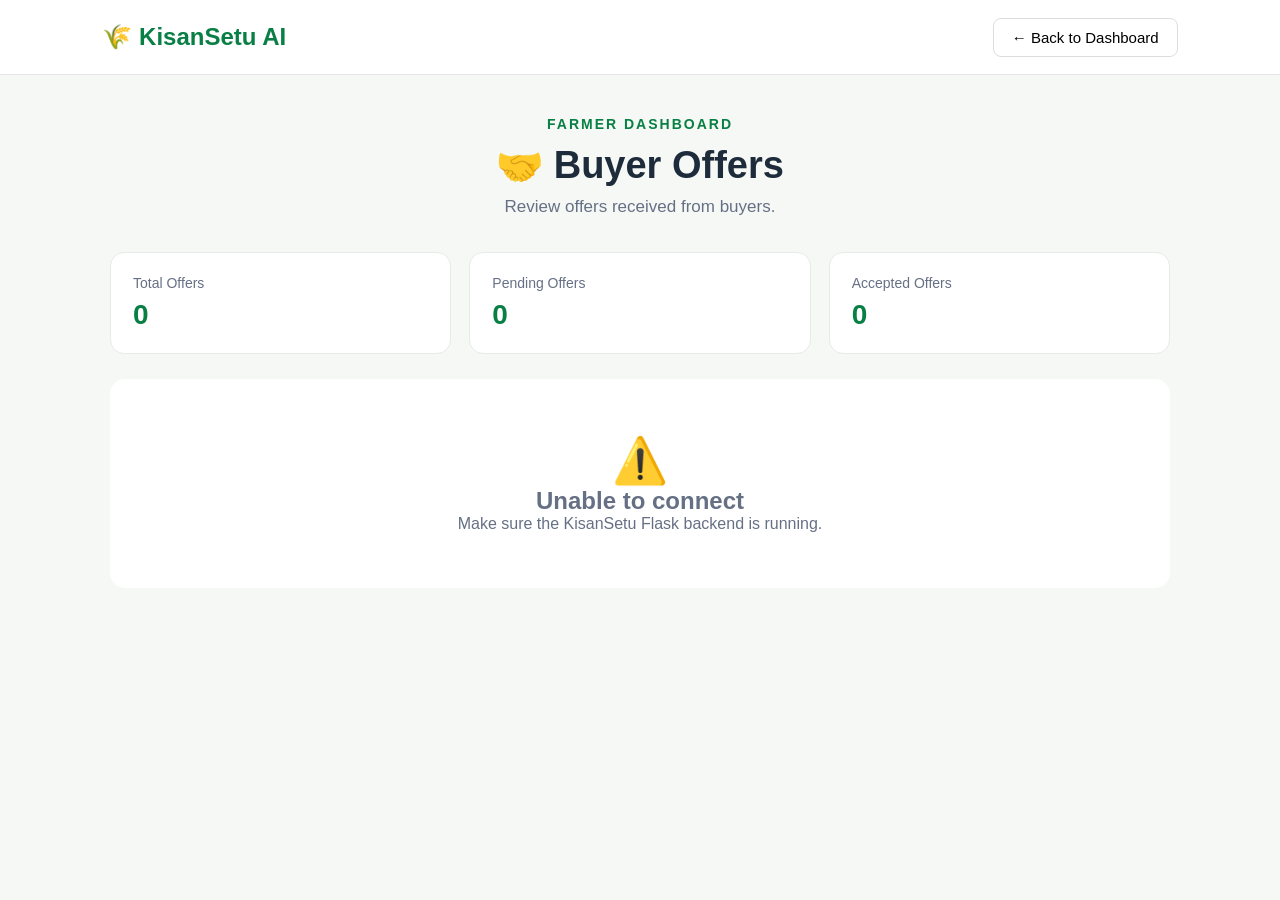
<file: pages/farmeroffers.html>
<!DOCTYPE html>
<html lang="en">

<head>

    <meta charset="UTF-8">

    <meta name="viewport" content="width=device-width, initial-scale=1.0">

    <title>KisanSetu AI - Farmer Offers</title>

    <style>

        * {
            box-sizing: border-box;
            margin: 0;
            padding: 0;
        }

        body {
            font-family: Arial, sans-serif;
            background: #f5f8f5;
            color: #1d2b3a;
        }

        .navbar {
            height: 75px;
            background: white;
            display: flex;
            align-items: center;
            justify-content: space-between;
            padding: 0 8%;
            border-bottom: 1px solid #e5e5e5;
        }

        .logo {
            font-size: 24px;
            font-weight: bold;
            color: #087f45;
        }

        .back-btn {
            border: 1px solid #ddd;
            background: white;
            padding: 10px 18px;
            border-radius: 8px;
            cursor: pointer;
            font-size: 15px;
        }

        .back-btn:hover {
            background: #f1f7f2;
        }

        .container {
            max-width: 1100px;
            margin: 40px auto;
            padding: 0 20px;
        }

        .page-title {
            text-align: center;
            margin-bottom: 35px;
        }

        .page-title span {
            color: #087f45;
            font-size: 14px;
            font-weight: bold;
            letter-spacing: 2px;
        }

        .page-title h1 {
            font-size: 38px;
            margin-top: 10px;
        }

        .page-title p {
            color: #667085;
            margin-top: 10px;
            font-size: 17px;
        }

        .summary {
            display: grid;
            grid-template-columns: repeat(3, 1fr);
            gap: 18px;
            margin-bottom: 25px;
        }

        .summary-card {
            background: white;
            padding: 22px;
            border-radius: 14px;
            border: 1px solid #e5ebe7;
        }

        .summary-card span {
            display: block;
            color: #667085;
            font-size: 14px;
            margin-bottom: 8px;
        }

        .summary-card strong {
            font-size: 28px;
            color: #087f45;
        }

        .offers {
            display: grid;
            grid-template-columns: repeat(2, 1fr);
            gap: 20px;
        }

        .offer-card {
            background: white;
            padding: 25px;
            border-radius: 16px;
            border: 1px solid #e5ebe7;
            box-shadow: 0 5px 20px rgba(0,0,0,0.05);
        }

        .offer-top {
            display: flex;
            justify-content: space-between;
            align-items: center;
            margin-bottom: 20px;
        }

        .crop-name {
            font-size: 23px;
            font-weight: bold;
        }

        .status {
            padding: 6px 12px;
            border-radius: 20px;
            font-size: 13px;
            font-weight: bold;
        }

        .pending {
            background: #fff4d6;
            color: #8a6500;
        }

        .accepted {
            background: #e8f7ed;
            color: #087f45;
        }

        .rejected {
            background: #fff0f0;
            color: #b42318;
        }

        .buyer {
            background: #f7f9f8;
            padding: 15px;
            border-radius: 10px;
            margin-bottom: 18px;
        }

        .buyer span {
            display: block;
            color: #667085;
            font-size: 13px;
            margin-bottom: 5px;
        }

        .buyer strong {
            font-size: 18px;
        }

        .info {
            display: grid;
            grid-template-columns: 1fr 1fr;
            gap: 12px;
            margin-bottom: 20px;
        }

        .info-box {
            padding: 13px;
            background: #fafcfb;
            border: 1px solid #edf0ee;
            border-radius: 9px;
        }

        .info-box span {
            display: block;
            color: #667085;
            font-size: 12px;
            margin-bottom: 5px;
        }

        .info-box strong {
            font-size: 15px;
        }

        .offer-price {
            padding: 18px;
            background: #eef8f1;
            border-radius: 10px;
            margin-bottom: 18px;
        }

        .offer-price span {
            display: block;
            color: #667085;
            font-size: 13px;
            margin-bottom: 5px;
        }

        .offer-price strong {
            font-size: 26px;
            color: #087f45;
        }

        .buttons {
            display: flex;
            gap: 10px;
        }

        .accept-btn,
        .reject-btn {
            flex: 1;
            padding: 13px;
            border-radius: 9px;
            font-weight: bold;
            cursor: pointer;
            font-size: 15px;
        }

        .accept-btn {
            border: none;
            background: #087f45;
            color: white;
        }

        .accept-btn:hover {
            background: #066b3a;
        }

        .reject-btn {
            border: 1px solid #d9d9d9;
            background: white;
            color: #b42318;
        }

        .reject-btn:hover {
            background: #fff5f5;
        }

        .loading,
        .empty {
            text-align: center;
            padding: 55px 20px;
            background: white;
            border-radius: 15px;
            color: #667085;
        }

        .offers .empty {
            grid-column: 1 / -1;
        }

        .message {
            display: none;
            margin-bottom: 20px;
            padding: 15px;
            border-radius: 10px;
            font-weight: bold;
        }

        .success {
            display: block;
            background: #e8f7ed;
            color: #087f45;
        }

        .error {
            display: block;
            background: #fff0f0;
            color: #b42318;
        }

        @media (max-width: 750px) {

            .summary {
                grid-template-columns: 1fr;
            }

            .offers {
                grid-template-columns: 1fr;
            }

        }

    </style>

</head>


<body>


    <!-- NAVBAR -->

    <header class="navbar">

        <div class="logo">
            🌾 KisanSetu AI
        </div>

        <button
            class="back-btn"
            onclick="goHome()"
        >
            ← Back to Dashboard
        </button>

    </header>



    <!-- MAIN -->

    <main class="container">


        <div class="page-title">

            <span>
                FARMER DASHBOARD
            </span>

            <h1>
                🤝 Buyer Offers
            </h1>

            <p>
                Review offers received from buyers.
            </p>

        </div>



        <!-- SUMMARY -->

        <div class="summary">

            <div class="summary-card">

                <span>
                    Total Offers
                </span>

                <strong id="totalOffers">
                    0
                </strong>

            </div>


            <div class="summary-card">

                <span>
                    Pending Offers
                </span>

                <strong id="pendingOffers">
                    0
                </strong>

            </div>


            <div class="summary-card">

                <span>
                    Accepted Offers
                </span>

                <strong id="acceptedOffers">
                    0
                </strong>

            </div>

        </div>



        <!-- MESSAGE -->

        <div
            id="message"
            class="message"
        ></div>



        <!-- OFFERS -->

        <div
            id="offers"
            class="offers"
        >

            <div class="loading">

                ⏳ Loading buyer offers...

            </div>

        </div>


    </main>



    <script>

        const API_URL =
            "http://127.0.0.1:5000";


        // ==========================================
        // HOME
        // ==========================================

        function goHome() {

            window.location.href =
                "../index.html";

        }



        // ==========================================
        // RUPEE FORMAT
        // ==========================================

        function formatRupees(value) {

            return "₹" +
                Number(value).toLocaleString("en-IN");

        }



        // ==========================================
        // LOAD OFFERS
        // ==========================================

        async function loadOffers() {

            const container =
                document.getElementById(
                    "offers"
                );


            try {

                const response =
                    await fetch(
                        `${API_URL}/api/offers`
                    );


                const data =
                    await response.json();


                console.log(
                    "Offers received:",
                    data
                );


                if (!response.ok) {

                    throw new Error(
                        data.message ||
                        "Unable to load offers."
                    );

                }


                const offers =
                    data.offers || [];


                updateSummary(
                    offers
                );


                displayOffers(
                    offers
                );

            }

            catch (error) {

                console.error(
                    "Offers error:",
                    error
                );


                container.innerHTML = `

                    <div class="empty">

                        <div style="font-size:45px;">
                            ⚠️
                        </div>

                        <h2>
                            Unable to connect
                        </h2>

                        <p>
                            Make sure the KisanSetu Flask
                            backend is running.
                        </p>

                    </div>

                `;

            }

        }



        // ==========================================
        // SUMMARY
        // ==========================================

        function updateSummary(
            offers
        ) {

            const total =
                offers.length;


            const pending =
                offers.filter(
                    function(offer) {

                        return offer.status ===
                            "Pending";

                    }
                ).length;


            const accepted =
                offers.filter(
                    function(offer) {

                        return offer.status ===
                            "Accepted";

                    }
                ).length;


            document.getElementById(
                "totalOffers"
            ).textContent =
                total;


            document.getElementById(
                "pendingOffers"
            ).textContent =
                pending;


            document.getElementById(
                "acceptedOffers"
            ).textContent =
                accepted;

        }



        // ==========================================
        // DISPLAY OFFERS
        // ==========================================

        function displayOffers(
            offers
        ) {

            const container =
                document.getElementById(
                    "offers"
                );


            if (
                !offers ||
                offers.length === 0
            ) {

                container.innerHTML = `

                    <div class="empty">

                        <div style="font-size:45px;">
                            🤝
                        </div>

                        <h2>
                            No buyer offers yet
                        </h2>

                        <p>
                            Offers from buyers will
                            appear here.
                        </p>

                    </div>

                `;

                return;

            }


            container.innerHTML =
                offers.map(
                    function(offer) {


                        let icon = "🌾";


                        if (
                            offer.crop.toLowerCase()
                            === "onion"
                        ) {

                            icon = "🧅";

                        }

                        else if (
                            offer.crop.toLowerCase()
                            === "tomato"
                        ) {

                            icon = "🍅";

                        }

                        else if (
                            offer.crop.toLowerCase()
                            === "potato"
                        ) {

                            icon = "🥔";

                        }


                        let statusClass =
                            "pending";


                        if (
                            offer.status ===
                            "Accepted"
                        ) {

                            statusClass =
                                "accepted";

                        }

                        else if (
                            offer.status ===
                            "Rejected"
                        ) {

                            statusClass =
                                "rejected";

                        }


                        const totalOfferValue =
                            Number(
                                offer.quantity
                            ) *
                            Number(
                                offer.offer_price
                            );


                        let buttons = "";


                        if (
                            offer.status ===
                            "Pending"
                        ) {

                            buttons = `

                                <div class="buttons">

                                    <button
                                        class="accept-btn"
                                        onclick="updateOfferStatus(
                                            ${offer.offer_id},
                                            'Accepted'
                                        )"
                                    >
                                        ✅ Accept Offer
                                    </button>

                                    <button
                                        class="reject-btn"
                                        onclick="updateOfferStatus(
                                            ${offer.offer_id},
                                            'Rejected'
                                        )"
                                    >
                                        ❌ Reject
                                    </button>

                                </div>

                            `;

                        }


                        return `

                            <div class="offer-card">


                                <div class="offer-top">

                                    <div class="crop-name">

                                        ${icon}
                                        ${offer.crop}

                                    </div>

                                    <span
                                        class="status ${statusClass}"
                                    >

                                        ${offer.status}

                                    </span>

                                </div>



                                <div class="buyer">

                                    <span>
                                        Buyer
                                    </span>

                                    <strong>
                                        👤 ${offer.buyer_name}
                                    </strong>

                                </div>



                                <div class="info">


                                    <div class="info-box">

                                        <span>
                                            Listing ID
                                        </span>

                                        <strong>
                                            #${offer.listing_id}
                                        </strong>

                                    </div>


                                    <div class="info-box">

                                        <span>
                                            Location
                                        </span>

                                        <strong>
                                            📍 ${offer.location}
                                        </strong>

                                    </div>


                                    <div class="info-box">

                                        <span>
                                            Quantity
                                        </span>

                                        <strong>
                                            ${offer.quantity}
                                            quintals
                                        </strong>

                                    </div>


                                    <div class="info-box">

                                        <span>
                                            Farmer Expected
                                        </span>

                                        <strong>
                                            ${formatRupees(
                                                offer.expected_price
                                            )}
                                            /q
                                        </strong>

                                    </div>

                                </div>



                                <div class="offer-price">

                                    <span>
                                        Buyer Offer Price
                                    </span>

                                    <strong>
                                        ${formatRupees(
                                            offer.offer_price
                                        )}
                                        / quintal
                                    </strong>

                                </div>



                                <div class="info">

                                    <div class="info-box">

                                        <span>
                                            Total Offer Value
                                        </span>

                                        <strong>
                                            ${formatRupees(
                                                totalOfferValue
                                            )}
                                        </strong>

                                    </div>


                                    <div class="info-box">

                                        <span>
                                            Offer ID
                                        </span>

                                        <strong>
                                            #${offer.offer_id}
                                        </strong>

                                    </div>

                                </div>



                                ${buttons}


                            </div>

                        `;

                    }
                ).join("");

        }



        // ==========================================
        // ACCEPT / REJECT OFFER
        // ==========================================

        async function updateOfferStatus(
            offerId,
            newStatus
        ) {


            const action =
                newStatus === "Accepted"
                    ? "accept"
                    : "reject";


            const confirmed =
                confirm(
                    `Are you sure you want to ${action} this offer?`
                );


            if (!confirmed) {

                return;

            }


            try {

                const response =
                    await fetch(
                        `${API_URL}/api/offers/${offerId}/status`,
                        {

                            method: "POST",

                            headers: {

                                "Content-Type":
                                    "application/json"

                            },

                            body: JSON.stringify({

                                status:
                                    newStatus

                            })

                        }
                    );


                const data =
                    await response.json();


                console.log(
                    "Status response:",
                    data
                );


                if (!response.ok) {

                    throw new Error(
                        data.message ||
                        "Unable to update offer."
                    );

                }


                showMessage(
                    `✅ Offer ${newStatus.toLowerCase()} successfully!`,
                    "success"
                );


                loadOffers();

            }

            catch (error) {

                console.error(
                    "Status update error:",
                    error
                );


                showMessage(
                    "⚠️ " +
                    error.message,
                    "error"
                );

            }

        }



        // ==========================================
        // MESSAGE
        // ==========================================

        function showMessage(
            text,
            type
        ) {

            const message =
                document.getElementById(
                    "message"
                );


            message.textContent =
                text;


            message.className =
                "message " +
                type;


            setTimeout(
                function() {

                    message.style.display =
                        "none";

                },
                3000
            );

        }



        // ==========================================
        // START
        // ==========================================

        document.addEventListener(
            "DOMContentLoaded",
            function() {

                loadOffers();

            }
        );

    </script>


</body>

</html>
</file>
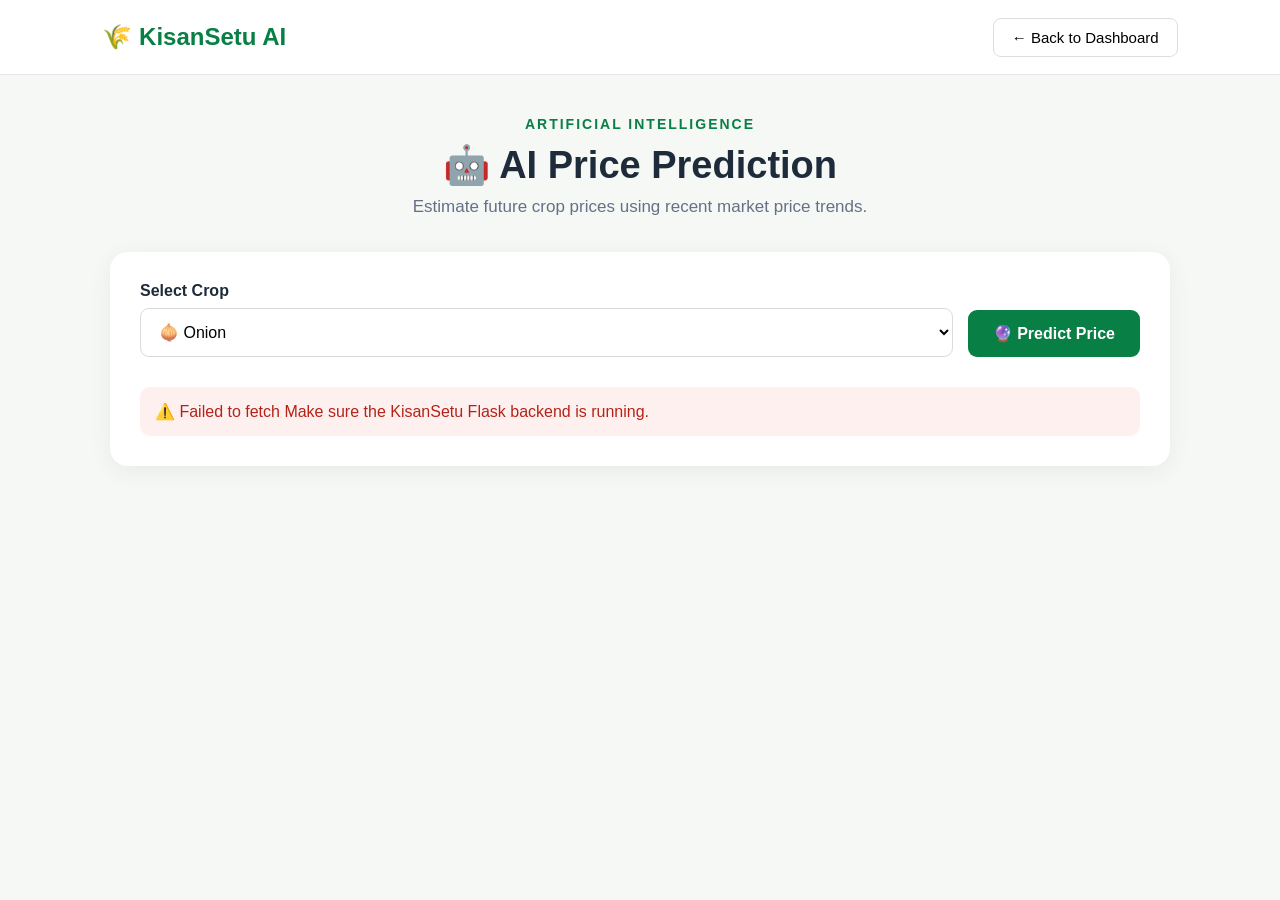
<file: pages/priceprediction.html>
<!DOCTYPE html>
<html lang="en">

<head>

    <meta charset="UTF-8">

    <meta name="viewport" content="width=device-width, initial-scale=1.0">

    <title>KisanSetu AI - Price Prediction</title>

    <style>

        * {
            box-sizing: border-box;
            margin: 0;
            padding: 0;
        }

        body {
            font-family: Arial, sans-serif;
            background: #f5f8f5;
            color: #1d2b3a;
        }

        /* NAVBAR */

        .navbar {
            height: 75px;
            background: white;
            display: flex;
            align-items: center;
            justify-content: space-between;
            padding: 0 8%;
            border-bottom: 1px solid #e5e5e5;
        }

        .logo {
            font-size: 24px;
            font-weight: bold;
            color: #087f45;
        }

        .back-btn {
            border: 1px solid #ddd;
            background: white;
            padding: 10px 18px;
            border-radius: 8px;
            cursor: pointer;
            font-size: 15px;
        }

        .back-btn:hover {
            background: #f1f7f2;
        }

        /* MAIN */

        .container {
            max-width: 1100px;
            margin: 40px auto;
            padding: 0 20px;
        }

        .page-title {
            text-align: center;
            margin-bottom: 35px;
        }

        .page-title span {
            color: #087f45;
            font-size: 14px;
            font-weight: bold;
            letter-spacing: 2px;
        }

        .page-title h1 {
            font-size: 38px;
            margin-top: 10px;
        }

        .page-title p {
            color: #667085;
            margin-top: 10px;
            font-size: 17px;
        }

        /* PREDICTION BOX */

        .prediction-box {
            background: white;
            border-radius: 18px;
            padding: 30px;
            box-shadow: 0 5px 25px rgba(0,0,0,0.06);
        }

        .selection {
            display: flex;
            gap: 15px;
            align-items: end;
            margin-bottom: 30px;
        }

        .field {
            flex: 1;
        }

        .field label {
            display: block;
            font-weight: bold;
            margin-bottom: 8px;
        }

        .field select {
            width: 100%;
            padding: 14px;
            border: 1px solid #d7dce0;
            border-radius: 9px;
            font-size: 16px;
            background: white;
        }

        .predict-btn {
            padding: 14px 25px;
            border: none;
            border-radius: 9px;
            background: #087f45;
            color: white;
            font-size: 16px;
            font-weight: bold;
            cursor: pointer;
        }

        .predict-btn:hover {
            background: #066b3a;
        }

        /* LOADING */

        .loading {
            text-align: center;
            padding: 40px;
            color: #667085;
        }

        /* RESULTS */

        .result {
            display: none;
        }

        .result-header {
            display: flex;
            justify-content: space-between;
            align-items: center;
            margin-bottom: 20px;
        }

        .result-header h2 {
            font-size: 25px;
        }

        .confidence {
            padding: 8px 14px;
            border-radius: 20px;
            background: #e7f6ed;
            color: #087f45;
            font-weight: bold;
        }

        .cards {
            display: grid;
            grid-template-columns: repeat(3, 1fr);
            gap: 18px;
        }

        .card {
            border: 1px solid #e4e8e5;
            border-radius: 14px;
            padding: 22px;
            background: #fafcfb;
        }

        .card-title {
            color: #667085;
            font-size: 14px;
            margin-bottom: 10px;
        }

        .card-value {
            font-size: 28px;
            font-weight: bold;
        }

        .prediction-card {
            background: #eaf7ee;
            border: 1px solid #b9dfc5;
        }

        .prediction-card .card-value {
            color: #087f45;
        }

        /* TREND */

        .trend-box {
            margin-top: 22px;
            padding: 22px;
            border-radius: 14px;
            background: #f7f9f8;
        }

        .trend {
            font-size: 20px;
            font-weight: bold;
            margin-top: 8px;
        }

        .trend-rising {
            color: #087f45;
        }

        .trend-falling {
            color: #c0392b;
        }

        .trend-stable {
            color: #667085;
        }

        .message {
            margin-top: 20px;
            padding: 15px;
            border-radius: 10px;
            background: #fff8e6;
            color: #795600;
            font-size: 14px;
        }

        .error {
            display: none;
            margin-top: 20px;
            padding: 15px;
            border-radius: 10px;
            background: #fff0f0;
            color: #b42318;
        }

        /* RESPONSIVE */

        @media (max-width: 700px) {

            .selection {
                flex-direction: column;
                align-items: stretch;
            }

            .cards {
                grid-template-columns: 1fr;
            }

            .result-header {
                flex-direction: column;
                align-items: flex-start;
                gap: 12px;
            }

            .page-title h1 {
                font-size: 30px;
            }

        }

    </style>

</head>


<body>


    <!-- NAVBAR -->

    <header class="navbar">

        <div class="logo">
            🌾 KisanSetu AI
        </div>

        <button
            class="back-btn"
            onclick="goHome()"
        >
            ← Back to Dashboard
        </button>

    </header>



    <!-- MAIN -->

    <main class="container">


        <!-- TITLE -->

        <div class="page-title">

            <span>
                ARTIFICIAL INTELLIGENCE
            </span>

            <h1>
                🤖 AI Price Prediction
            </h1>

            <p>
                Estimate future crop prices using recent
                market price trends.
            </p>

        </div>



        <!-- PREDICTION BOX -->

        <section class="prediction-box">


            <!-- CROP SELECTION -->

            <div class="selection">

                <div class="field">

                    <label for="crop">
                        Select Crop
                    </label>

                    <select id="crop">

                        <option value="Onion">
                            🧅 Onion
                        </option>

                        <option value="Tomato">
                            🍅 Tomato
                        </option>

                        <option value="Potato">
                            🥔 Potato
                        </option>

                    </select>

                </div>


                <button
                    class="predict-btn"
                    onclick="getPrediction()"
                >
                    🔮 Predict Price
                </button>

            </div>



            <!-- LOADING -->

            <div
                id="loading"
                class="loading"
                style="display:none;"
            >

                ⏳ Getting prediction from KisanSetu AI...

            </div>



            <!-- ERROR -->

            <div
                id="error"
                class="error"
            ></div>



            <!-- RESULT -->

            <div
                id="result"
                class="result"
            >


                <div class="result-header">

                    <h2 id="resultCrop">
                        Onion Prediction
                    </h2>

                    <span
                        id="confidence"
                        class="confidence"
                    >
                        High Confidence
                    </span>

                </div>



                <!-- PRICE CARDS -->

                <div class="cards">


                    <!-- CURRENT PRICE -->

                    <div class="card">

                        <div class="card-title">
                            Current Price
                        </div>

                        <div
                            id="currentPrice"
                            class="card-value"
                        >
                            ₹0
                        </div>

                        <div>
                            per quintal
                        </div>

                    </div>



                    <!-- AVERAGE PRICE -->

                    <div class="card">

                        <div class="card-title">
                            Recent Average
                        </div>

                        <div
                            id="averagePrice"
                            class="card-value"
                        >
                            ₹0
                        </div>

                        <div>
                            per quintal
                        </div>

                    </div>



                    <!-- PREDICTED PRICE -->

                    <div class="card prediction-card">

                        <div class="card-title">
                            AI Predicted Price
                        </div>

                        <div
                            id="predictedPrice"
                            class="card-value"
                        >
                            ₹0
                        </div>

                        <div>
                            per quintal
                        </div>

                    </div>


                </div>



                <!-- TREND -->

                <div class="trend-box">

                    <div class="card-title">
                        Market Trend
                    </div>

                    <div
                        id="trend"
                        class="trend"
                    >
                        Loading...
                    </div>

                </div>



                <!-- MESSAGE -->

                <div
                    id="predictionMessage"
                    class="message"
                >
                    Prototype prediction based on recent
                    historical price trend.

                </div>


            </div>


        </section>


    </main>



    <!-- JAVASCRIPT -->

    <script>

        const API_URL =
            "http://127.0.0.1:5000";


        // ==========================================
        // GO HOME
        // ==========================================

        function goHome() {

            window.location.href =
                "../index.html";

        }



        // ==========================================
        // FORMAT RUPEES
        // ==========================================

        function formatRupees(value) {

            return "₹" +
                Number(value).toLocaleString("en-IN");

        }



        // ==========================================
        // GET AI PREDICTION
        // ==========================================

        async function getPrediction() {


            const crop =
                document.getElementById("crop").value;


            const loading =
                document.getElementById("loading");


            const result =
                document.getElementById("result");


            const error =
                document.getElementById("error");


            // Reset screen

            loading.style.display = "block";

            result.style.display = "none";

            error.style.display = "none";


            try {


                // Connect to Flask backend

                const response =
                    await fetch(
                        `${API_URL}/api/predict?crop=${encodeURIComponent(crop)}`
                    );


                if (!response.ok) {

                    const errorData =
                        await response.json();

                    throw new Error(
                        errorData.message ||
                        "Prediction request failed."
                    );

                }


                const data =
                    await response.json();


                console.log(
                    "AI prediction received:",
                    data
                );


                // ==================================
                // DISPLAY RESULT
                // ==================================

                document.getElementById(
                    "resultCrop"
                ).textContent =
                    `${data.crop} Price Prediction`;


                document.getElementById(
                    "currentPrice"
                ).textContent =
                    formatRupees(
                        data.current_price
                    );


                document.getElementById(
                    "averagePrice"
                ).textContent =
                    formatRupees(
                        data.average_price
                    );


                document.getElementById(
                    "predictedPrice"
                ).textContent =
                    formatRupees(
                        data.predicted_price
                    );


                // Confidence

                document.getElementById(
                    "confidence"
                ).textContent =
                    `${data.confidence} Confidence`;


                // Trend

                const trendElement =
                    document.getElementById("trend");


                trendElement.className =
                    "trend";


                if (data.trend === "Rising") {

                    trendElement.classList.add(
                        "trend-rising"
                    );

                    trendElement.textContent =
                        `↗ Rising by ${data.trend_percentage}%`;

                }

                else if (
                    data.trend === "Falling"
                ) {

                    trendElement.classList.add(
                        "trend-falling"
                    );

                    trendElement.textContent =
                        `↘ Falling by ${Math.abs(data.trend_percentage)}%`;

                }

                else {

                    trendElement.classList.add(
                        "trend-stable"
                    );

                    trendElement.textContent =
                        `→ Stable (${data.trend_percentage}%)`;

                }


                // Backend message

                if (data.message) {

                    document.getElementById(
                        "predictionMessage"
                    ).textContent =
                        data.message;

                }


                // Show result

                result.style.display = "block";


            }

            catch (err) {


                console.error(
                    "Prediction error:",
                    err
                );


                error.textContent =
                    "⚠️ " + err.message +
                    " Make sure the KisanSetu Flask backend is running.";


                error.style.display = "block";


            }

            finally {

                loading.style.display = "none";

            }

        }



        // ==========================================
        // AUTOMATIC FIRST PREDICTION
        // ==========================================

        document.addEventListener(
            "DOMContentLoaded",
            function() {

                getPrediction();

            }
        );

    </script>


</body>

</html>
</file>
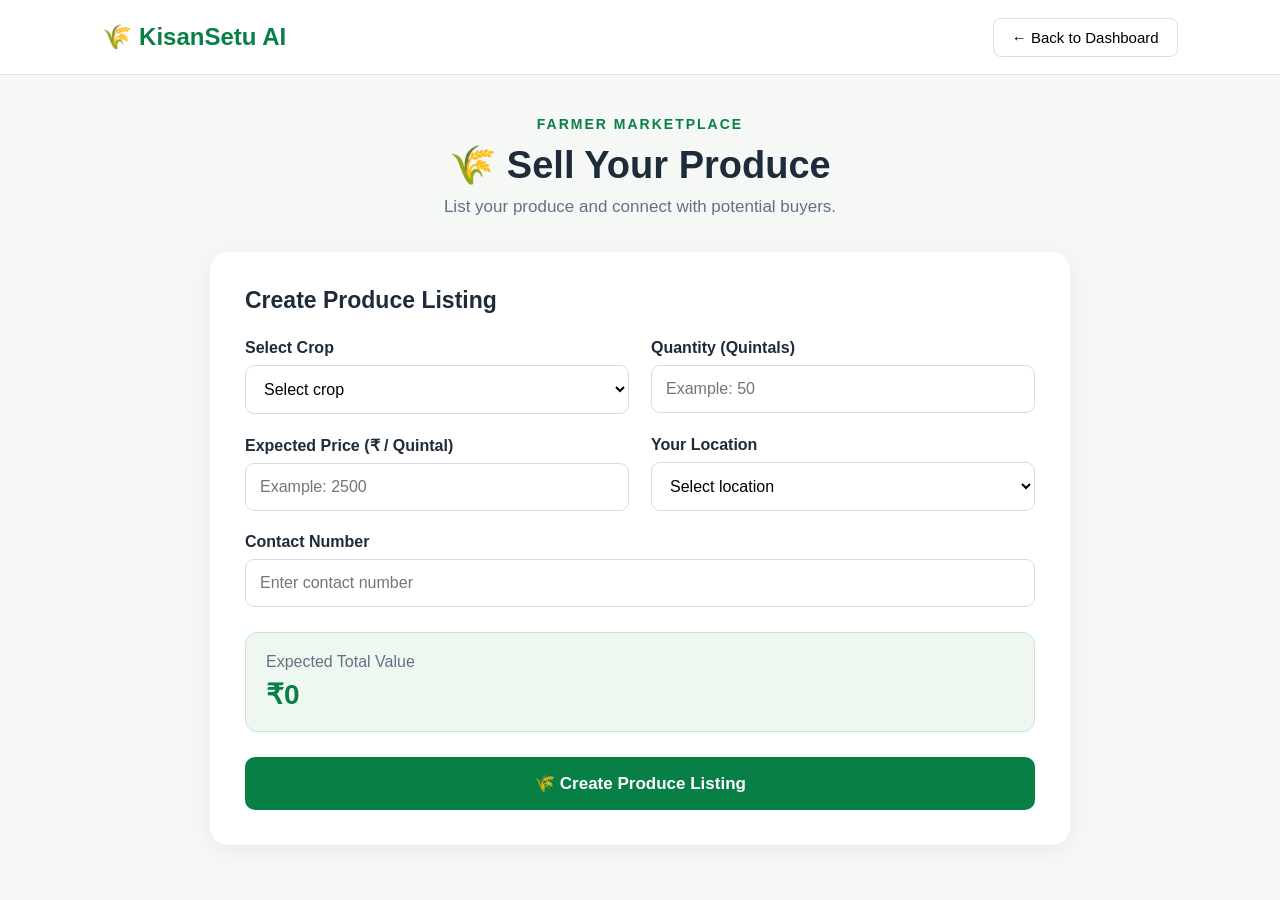
<file: pages/sellproduce.html>
<!DOCTYPE html>
<html lang="en">

<head>

    <meta charset="UTF-8">

    <meta name="viewport" content="width=device-width, initial-scale=1.0">

    <title>KisanSetu AI - Sell Produce</title>

    <style>

        * {
            box-sizing: border-box;
            margin: 0;
            padding: 0;
        }

        body {
            font-family: Arial, sans-serif;
            background: #f5f8f5;
            color: #1d2b3a;
        }

        /* ==============================
           NAVBAR
        ============================== */

        .navbar {
            height: 75px;
            background: white;
            display: flex;
            align-items: center;
            justify-content: space-between;
            padding: 0 8%;
            border-bottom: 1px solid #e5e5e5;
        }

        .logo {
            font-size: 24px;
            font-weight: bold;
            color: #087f45;
        }

        .back-btn {
            border: 1px solid #ddd;
            background: white;
            padding: 10px 18px;
            border-radius: 8px;
            cursor: pointer;
            font-size: 15px;
        }

        .back-btn:hover {
            background: #f1f7f2;
        }


        /* ==============================
           MAIN
        ============================== */

        .container {
            max-width: 900px;
            margin: 40px auto;
            padding: 0 20px;
        }


        .page-title {
            text-align: center;
            margin-bottom: 35px;
        }

        .page-title span {
            color: #087f45;
            font-size: 14px;
            font-weight: bold;
            letter-spacing: 2px;
        }

        .page-title h1 {
            font-size: 38px;
            margin-top: 10px;
        }

        .page-title p {
            color: #667085;
            margin-top: 10px;
            font-size: 17px;
        }


        /* ==============================
           FORM
        ============================== */

        .form-card {
            background: white;
            border-radius: 18px;
            padding: 35px;
            box-shadow: 0 5px 25px rgba(0,0,0,0.06);
        }


        .form-title {
            font-size: 23px;
            margin-bottom: 25px;
        }


        .form-grid {
            display: grid;
            grid-template-columns: 1fr 1fr;
            gap: 22px;
        }


        .field {
            display: flex;
            flex-direction: column;
        }


        .field.full {
            grid-column: 1 / -1;
        }


        .field label {
            font-weight: bold;
            margin-bottom: 8px;
        }


        .field input,
        .field select {
            width: 100%;
            padding: 14px;
            border: 1px solid #d7dce0;
            border-radius: 9px;
            font-size: 16px;
            background: white;
        }


        .field input:focus,
        .field select:focus {
            outline: none;
            border-color: #087f45;
        }


        /* ==============================
           TOTAL VALUE
        ============================== */

        .total-box {
            margin-top: 25px;
            padding: 20px;
            border-radius: 12px;
            background: #eef8f1;
            border: 1px solid #c7e5cf;
        }


        .total-box span {
            color: #667085;
            display: block;
            margin-bottom: 7px;
        }


        .total-box strong {
            font-size: 28px;
            color: #087f45;
        }


        /* ==============================
           BUTTON
        ============================== */

        .submit-btn {
            width: 100%;
            margin-top: 25px;
            padding: 16px;
            border: none;
            border-radius: 10px;
            background: #087f45;
            color: white;
            font-size: 17px;
            font-weight: bold;
            cursor: pointer;
        }


        .submit-btn:hover {
            background: #066b3a;
        }


        .submit-btn:disabled {
            background: #9aa6a0;
            cursor: not-allowed;
        }


        /* ==============================
           MESSAGE
        ============================== */

        .message {
            display: none;
            margin-top: 20px;
            padding: 16px;
            border-radius: 10px;
            font-size: 15px;
        }


        .success {
            background: #e8f7ed;
            color: #087f45;
            border: 1px solid #b9dfc5;
        }


        .error {
            background: #fff0f0;
            color: #b42318;
            border: 1px solid #f1b5b5;
        }


        /* ==============================
           LISTING RESULT
        ============================== */

        .listing-result {
            display: none;
            margin-top: 25px;
            padding: 25px;
            border-radius: 14px;
            background: #fafcfb;
            border: 1px solid #e0e7e2;
        }


        .listing-result h3 {
            color: #087f45;
            margin-bottom: 15px;
        }


        .result-row {
            display: flex;
            justify-content: space-between;
            padding: 9px 0;
            border-bottom: 1px solid #edf0ee;
        }


        .result-row:last-child {
            border-bottom: none;
        }


        .status {
            color: #087f45;
            font-weight: bold;
        }


        /* ==============================
           RESPONSIVE
        ============================== */

        @media (max-width: 700px) {

            .form-grid {
                grid-template-columns: 1fr;
            }

            .field.full {
                grid-column: auto;
            }

            .page-title h1 {
                font-size: 30px;
            }

            .form-card {
                padding: 22px;
            }

        }

    </style>

</head>


<body>


    <!-- ==============================
         NAVBAR
    ============================== -->

    <header class="navbar">

        <div class="logo">
            🌾 KisanSetu AI
        </div>


        <button
            class="back-btn"
            onclick="goHome()"
        >

            ← Back to Dashboard

        </button>

    </header>



    <!-- ==============================
         MAIN
    ============================== -->

    <main class="container">


        <!-- TITLE -->

        <div class="page-title">

            <span>
                FARMER MARKETPLACE
            </span>


            <h1>
                🌾 Sell Your Produce
            </h1>


            <p>
                List your produce and connect with potential buyers.
            </p>

        </div>



        <!-- FORM CARD -->

        <section class="form-card">


            <h2 class="form-title">
                Create Produce Listing
            </h2>



            <form
                id="listingForm"
                onsubmit="createListing(event)"
            >


                <div class="form-grid">


                    <!-- CROP -->

                    <div class="field">

                        <label for="crop">
                            Select Crop
                        </label>


                        <select
                            id="crop"
                            required
                        >

                            <option value="">
                                Select crop
                            </option>

                            <option value="Onion">
                                🧅 Onion
                            </option>

                            <option value="Tomato">
                                🍅 Tomato
                            </option>

                            <option value="Potato">
                                🥔 Potato
                            </option>

                        </select>

                    </div>



                    <!-- QUANTITY -->

                    <div class="field">

                        <label for="quantity">
                            Quantity (Quintals)
                        </label>


                        <input
                            type="number"
                            id="quantity"
                            min="1"
                            step="0.01"
                            placeholder="Example: 50"
                            required
                        >

                    </div>



                    <!-- EXPECTED PRICE -->

                    <div class="field">

                        <label for="expectedPrice">
                            Expected Price (₹ / Quintal)
                        </label>


                        <input
                            type="number"
                            id="expectedPrice"
                            min="1"
                            step="0.01"
                            placeholder="Example: 2500"
                            required
                        >

                    </div>



                    <!-- LOCATION -->

                    <div class="field">

                        <label for="location">
                            Your Location
                        </label>


                        <select
                            id="location"
                            required
                        >

                            <option value="">
                                Select location
                            </option>

                            <option value="Nashik">
                                Nashik
                            </option>

                            <option value="Pune">
                                Pune
                            </option>

                            <option value="Mumbai">
                                Mumbai
                            </option>

                        </select>

                    </div>



                    <!-- CONTACT -->

                    <div class="field full">

                        <label for="contact">
                            Contact Number
                        </label>


                        <input
                            type="tel"
                            id="contact"
                            placeholder="Enter contact number"
                            required
                        >

                    </div>


                </div>



                <!-- TOTAL VALUE -->

                <div class="total-box">

                    <span>
                        Expected Total Value
                    </span>


                    <strong id="totalValue">
                        ₹0
                    </strong>

                </div>



                <!-- SUBMIT -->

                <button
                    type="submit"
                    class="submit-btn"
                    id="submitBtn"
                >

                    🌾 Create Produce Listing

                </button>


            </form>



            <!-- MESSAGE -->

            <div
                id="message"
                class="message"
            ></div>



            <!-- LISTING RESULT -->

            <div
                id="listingResult"
                class="listing-result"
            >

                <h3>
                    ✅ Listing Created Successfully
                </h3>


                <div class="result-row">

                    <span>
                        Listing ID
                    </span>

                    <strong id="resultId">
                        -
                    </strong>

                </div>


                <div class="result-row">

                    <span>
                        Crop
                    </span>

                    <strong id="resultCrop">
                        -
                    </strong>

                </div>


                <div class="result-row">

                    <span>
                        Quantity
                    </span>

                    <strong id="resultQuantity">
                        -
                    </strong>

                </div>


                <div class="result-row">

                    <span>
                        Expected Price
                    </span>

                    <strong id="resultPrice">
                        -
                    </strong>

                </div>


                <div class="result-row">

                    <span>
                        Location
                    </span>

                    <strong id="resultLocation">
                        -
                    </strong>

                </div>


                <div class="result-row">

                    <span>
                        Status
                    </span>

                    <strong
                        id="resultStatus"
                        class="status"
                    >
                        Available
                    </strong>

                </div>

            </div>


        </section>


    </main>



    <!-- ==============================
         JAVASCRIPT
    ============================== -->

    <script>

        const API_URL =
            "http://127.0.0.1:5000";


        // ==========================================
        // GO HOME
        // ==========================================

        function goHome() {

            window.location.href =
                "../index.html";

        }



        // ==========================================
        // FORMAT RUPEES
        // ==========================================

        function formatRupees(value) {

            return "₹" +
                Number(value).toLocaleString("en-IN");

        }



        // ==========================================
        // CALCULATE TOTAL VALUE
        // ==========================================

        function calculateTotal() {

            const quantity =
                Number(
                    document.getElementById("quantity").value
                );


            const price =
                Number(
                    document.getElementById("expectedPrice").value
                );


            const total =
                quantity * price;


            document.getElementById(
                "totalValue"
            ).textContent =
                formatRupees(
                    total || 0
                );

        }



        // ==========================================
        // LISTEN FOR PRICE / QUANTITY CHANGES
        // ==========================================

        document.getElementById(
            "quantity"
        ).addEventListener(
            "input",
            calculateTotal
        );


        document.getElementById(
            "expectedPrice"
        ).addEventListener(
            "input",
            calculateTotal
        );



        // ==========================================
        // CREATE LISTING
        // ==========================================

        async function createListing(event) {

            event.preventDefault();


            const crop =
                document.getElementById(
                    "crop"
                ).value;


            const quantity =
                Number(
                    document.getElementById(
                        "quantity"
                    ).value
                );


            const expectedPrice =
                Number(
                    document.getElementById(
                        "expectedPrice"
                    ).value
                );


            const location =
                document.getElementById(
                    "location"
                ).value;


            const contact =
                document.getElementById(
                    "contact"
                ).value.trim();


            const submitBtn =
                document.getElementById(
                    "submitBtn"
                );


            const message =
                document.getElementById(
                    "message"
                );


            const listingResult =
                document.getElementById(
                    "listingResult"
                );


            // Validate

            if (
                !crop ||
                quantity <= 0 ||
                expectedPrice <= 0 ||
                !location ||
                !contact
            ) {

                showMessage(
                    "Please fill all fields correctly.",
                    "error"
                );

                return;

            }


            // Disable button

            submitBtn.disabled = true;

            submitBtn.textContent =
                "⏳ Creating Listing...";


            message.style.display =
                "none";


            try {


                // ==================================
                // SEND DATA TO FLASK BACKEND
                // ==================================

                const response =
                    await fetch(
                        `${API_URL}/api/listings`,
                        {

                            method: "POST",

                            headers: {
                                "Content-Type":
                                    "application/json"
                            },

                            body: JSON.stringify({

                                crop: crop,

                                quantity: quantity,

                                expected_price:
                                    expectedPrice,

                                location: location,

                                contact: contact

                            })

                        }
                    );


                const data =
                    await response.json();


                console.log(
                    "Listing response:",
                    data
                );


                if (!response.ok) {

                    throw new Error(
                        data.message ||
                        "Unable to create listing."
                    );

                }


                // ==================================
                // SUCCESS
                // ==================================

                showMessage(
                    "✅ Produce listing created successfully!",
                    "success"
                );


                document.getElementById(
                    "resultId"
                ).textContent =
                    data.listing_id;


                document.getElementById(
                    "resultCrop"
                ).textContent =
                    data.listing.crop;


                document.getElementById(
                    "resultQuantity"
                ).textContent =
                    data.listing.quantity +
                    " quintals";


                document.getElementById(
                    "resultPrice"
                ).textContent =
                    formatRupees(
                        data.listing.expected_price
                    ) +
                    " / quintal";


                document.getElementById(
                    "resultLocation"
                ).textContent =
                    data.listing.location;


                document.getElementById(
                    "resultStatus"
                ).textContent =
                    data.listing.status;


                listingResult.style.display =
                    "block";


                // Reset form

                document.getElementById(
                    "listingForm"
                ).reset();


                calculateTotal();


            }

            catch (error) {

                console.error(
                    "Listing error:",
                    error
                );


                showMessage(
                    "⚠️ " +
                    error.message +
                    " Make sure the Flask backend is running.",
                    "error"
                );

            }


            finally {

                submitBtn.disabled = false;

                submitBtn.textContent =
                    "🌾 Create Produce Listing";

            }

        }



        // ==========================================
        // SHOW MESSAGE
        // ==========================================

        function showMessage(
            text,
            type
        ) {

            const message =
                document.getElementById(
                    "message"
                );


            message.textContent =
                text;


            message.className =
                "message " +
                type;


            message.style.display =
                "block";

        }

    </script>


</body>

</html>
</file>
<file: pages/style.css>
/* ==========================================
   KISANSETU AI
   CLEAN FARMER DASHBOARD DESIGN
========================================== */


/* ==========================================
   RESET
========================================== */

* {
    margin: 0;
    padding: 0;
    box-sizing: border-box;
}


html {
    scroll-behavior: smooth;
}


body {
    font-family: Arial, Helvetica, sans-serif;

    background: #f5f7f5;

    color: #172033;

    line-height: 1.5;
}


/* ==========================================
   NAVBAR
========================================== */

.navbar {
    height: 62px;

    background: #ffffff;

    display: flex;

    align-items: center;

    justify-content: space-between;

    padding: 0 7.5%;

    border-bottom: 1px solid #e5e7eb;

    position: sticky;

    top: 0;

    z-index: 1000;
}


.logo {
    font-size: 25px;

    font-weight: 700;

    color: #176b35;
}


.navbar nav {
    display: flex;

    align-items: center;

    gap: 28px;
}


.navbar nav a {
    color: #172033;

    text-decoration: none;

    font-size: 16px;

    font-weight: 600;
}


.navbar nav a:hover {
    color: #176b35;
}


.profile-btn {
    background: #ffffff;

    border: 1px solid #d9dee5;

    color: #172033;

    padding: 9px 17px;

    border-radius: 9px;

    font-size: 14px;

    font-weight: 600;

    cursor: pointer;
}


.profile-btn:hover {
    border-color: #176b35;

    color: #176b35;
}


/* ==========================================
   MAIN
========================================== */

main {
    width: 100%;

    max-width: 1180px;

    margin: 0 auto;

    padding: 40px 0 60px;
}


/* ==========================================
   FARMER DASHBOARD / WELCOME
========================================== */

.welcome {
    background: #eaf6e8;

    border-radius: 17px;

    padding: 42px 40px;

    min-height: 200px;

    display: flex;

    justify-content: space-between;

    align-items: center;

    margin-bottom: 42px;
}


.welcome-text {
    max-width: 700px;
}


.dashboard-label {
    display: block;

    color: #176b35;

    font-size: 13px;

    font-weight: 700;

    letter-spacing: 2px;

    margin-bottom: 17px;
}


.welcome h1 {
    font-size: 40px;

    line-height: 1.15;

    color: #172033;

    margin-bottom: 13px;
}


.welcome p {
    font-size: 16px;

    color: #425466;
}


/* ==========================================
   WEATHER CARD
========================================== */

.weather-card {
    background: #ffffff;

    min-width: 260px;

    padding: 20px 28px;

    border-radius: 15px;

    display: flex;

    align-items: center;

    gap: 17px;
}


.weather-icon {
    font-size: 40px;
}


.weather-card strong {
    display: block;

    font-size: 25px;

    color: #172033;
}


.weather-card span {
    display: block;

    font-size: 13px;

    color: #697586;
}


/* ==========================================
   GENERAL SECTION
========================================== */

.section {
    margin-bottom: 42px;
}


.section > h2 {
    font-size: 27px;

    color: #172033;

    margin-bottom: 20px;
}


.section-header {
    display: flex;

    justify-content: space-between;

    align-items: flex-end;

    margin-bottom: 20px;
}


.section-header h2 {
    font-size: 27px;

    color: #172033;

    margin-bottom: 4px;
}


.section-header p {
    color: #697586;

    font-size: 14px;
}


/* ==========================================
   QUICK ACTIONS
========================================== */

.action-grid {
    display: grid;

    grid-template-columns: repeat(4, 1fr);

    gap: 18px;

    margin-top: 20px;
}


.action-card {
    background: #ffffff;

    border: 1px solid #e1e5e9;

    border-radius: 13px;

    min-height: 165px;

    padding: 27px 25px;

    text-align: left;

    cursor: pointer;

    display: flex;

    flex-direction: column;

    justify-content: center;

    align-items: flex-start;

    transition: 0.2s ease;

    font-family: Arial, Helvetica, sans-serif;
}


.action-card:hover {
    transform: translateY(-3px);

    box-shadow: 0 8px 20px rgba(0, 0, 0, 0.07);
}


.action-icon {
    font-size: 38px;

    display: block;

    margin-bottom: 17px;
}


.action-card strong {
    display: block;

    color: #111827;

    font-size: 17px;

    margin-bottom: 5px;
}


.action-card small {
    color: #697586;

    font-size: 12px;
}


/* ==========================================
   VIEW BUTTON
========================================== */

.view-btn {
    border: none;

    background: transparent;

    color: #16803c;

    font-size: 14px;

    font-weight: 700;

    cursor: pointer;
}


.view-btn:hover {
    text-decoration: underline;
}


/* ==========================================
   MARKET PRICE GRID
========================================== */

.price-grid {
    display: grid;

    grid-template-columns: repeat(3, 1fr);

    gap: 20px;
}


/* ==========================================
   MARKET PRICE CARD
========================================== */

.price-card {
    background: #ffffff;

    border: 1px solid #e2e6e9;

    border-radius: 14px;

    min-height: 250px;

    padding: 30px 25px;

    display: flex;

    flex-direction: column;

    align-items: flex-start;

    justify-content: center;

    box-shadow: 0 2px 5px rgba(0, 0, 0, 0.025);
}


.crop-icon {
    font-size: 43px;

    margin-bottom: 13px;
}


.price-card h3 {
    color: #172033;

    font-size: 20px;

    margin-bottom: 2px;
}


.price-card p {
    color: #697586;

    font-size: 14px;

    margin-bottom: 15px;
}


.price-row {
    display: flex;

    align-items: baseline;

    gap: 5px;
}


.price {
    color: #172033;

    font-size: 27px;

    font-weight: 700;
}


.price-card > span {
    color: #697586;

    font-size: 12px;
}


.up {
    color: #16803c;

    font-size: 14px;

    font-weight: 700;

    margin-top: 13px;
}


.down {
    color: #ef3030;

    font-size: 14px;

    font-weight: 700;

    margin-top: 13px;
}


/* ==========================================
   SMART RECOMMENDATION
========================================== */

.recommendation {
    background: #176b35;

    color: #ffffff;

    border-radius: 17px;

    padding: 40px;

    margin: 45px 0;

    display: flex;

    justify-content: space-between;

    align-items: center;

    gap: 35px;
}


.recommendation-badge {
    display: inline-block;

    background: rgba(255, 255, 255, 0.14);

    color: #ffffff;

    padding: 7px 13px;

    border-radius: 20px;

    font-size: 12px;

    font-weight: 700;

    margin-bottom: 15px;
}


.recommendation h2 {
    color: #ffffff;

    font-size: 29px;

    margin-bottom: 12px;
}


.recommendation p {
    color: #e4f2e7;

    font-size: 15px;

    max-width: 650px;
}


.recommendation button {
    background: #ffffff;

    color: #176b35;

    border: none;

    border-radius: 8px;

    padding: 11px 18px;

    margin-top: 20px;

    font-size: 14px;

    font-weight: 700;

    cursor: pointer;
}


.recommendation button:hover {
    background: #f0f5f1;
}


/* ==========================================
   PROFIT CARD
========================================== */

.profit-card {
    background: #ffffff;

    color: #172033;

    min-width: 250px;

    padding: 22px 25px;

    border-radius: 14px;

    text-align: left;
}


.profit-card span {
    display: block;

    color: #697586;

    font-size: 12px;
}


.profit-card strong {
    display: block;

    color: #172033;

    font-size: 29px;

    margin: 5px 0;
}


.profit-card small {
    color: #697586;

    font-size: 12px;
}


/* ==========================================
   AI PREDICTION
========================================== */

.prediction-card {
    background: #ffffff;

    border: 1px solid #e2e6e9;

    border-radius: 14px;

    padding: 30px;

    display: flex;

    justify-content: space-between;

    align-items: center;
}


.prediction-card > div:first-child span {
    color: #697586;

    font-size: 14px;
}


.prediction-card h3 {
    color: #172033;

    font-size: 28px;

    margin: 5px 0;
}


.prediction-up {
    color: #16803c;

    font-weight: 700;
}


/* ==========================================
   CHART
========================================== */

.chart {
    width: 300px;

    height: 130px;

    display: flex;

    align-items: flex-end;

    justify-content: space-between;

    gap: 10px;
}


.chart div {
    width: 38px;

    background: #176b35;

    border-radius: 6px 6px 0 0;
}


/* ==========================================
   BUYER OFFERS
   KEPT FOR EXISTING HOMEPAGE
========================================== */

.offer-card {
    background: #ffffff;

    border: 1px solid #e2e6e9;

    border-radius: 14px;

    padding: 22px 25px;

    display: flex;

    align-items: center;

    justify-content: space-between;
}


.offer-card strong {
    display: block;
}


.offer-card span {
    color: #697586;

    font-size: 14px;
}


.offer-price {
    color: #176b35;

    font-size: 21px;
}


.offer-card button {
    background: #176b35;

    color: #ffffff;

    border: none;

    padding: 10px 18px;

    border-radius: 7px;

    cursor: pointer;
}


.offer-card button:hover {
    background: #12552a;
}


/* ==========================================
   LOADING MESSAGE
========================================== */

.loading-message {
    background: #ffffff;

    border-radius: 14px;

    padding: 40px;

    text-align: center;

    color: #697586;

    grid-column: 1 / -1;
}


/* ==========================================
   FOOTER
========================================== */

footer {
    background: #ffffff;

    border-top: 1px solid #e2e6e9;

    text-align: center;

    padding: 30px 20px;
}


footer strong {
    color: #176b35;

    font-size: 20px;
}


footer p {
    color: #697586;

    font-size: 13px;

    margin-top: 5px;
}


/* ==========================================
   RESPONSIVE
========================================== */

@media (max-width: 1000px) {

    main {
        padding-left: 25px;

        padding-right: 25px;
    }


    .navbar {
        padding-left: 25px;

        padding-right: 25px;
    }


    .action-grid {
        grid-template-columns: repeat(2, 1fr);
    }


    .price-grid {
        grid-template-columns: repeat(2, 1fr);
    }


    .welcome {
        flex-direction: column;

        align-items: flex-start;

        gap: 25px;
    }


    .recommendation {
        flex-direction: column;

        align-items: flex-start;
    }

}


@media (max-width: 650px) {

    .navbar {
        height: auto;

        padding: 15px 20px;

        flex-direction: column;

        gap: 15px;
    }


    .navbar nav {
        gap: 15px;

        flex-wrap: wrap;

        justify-content: center;
    }


    main {
        padding: 25px 15px 40px;
    }


    .welcome {
        padding: 30px 25px;
    }


    .welcome h1 {
        font-size: 32px;
    }


    .action-grid {
        grid-template-columns: 1fr;
    }


    .price-grid {
        grid-template-columns: 1fr;
    }


    .recommendation {
        padding: 30px 25px;
    }


    .profit-card {
        width: 100%;
    }


    .prediction-card {
        flex-direction: column;

        align-items: flex-start;

        gap: 25px;
    }


    .chart {
        width: 100%;
    }


    .offer-card {
        flex-direction: column;

        align-items: flex-start;

        gap: 15px;
    }

}
</file>
